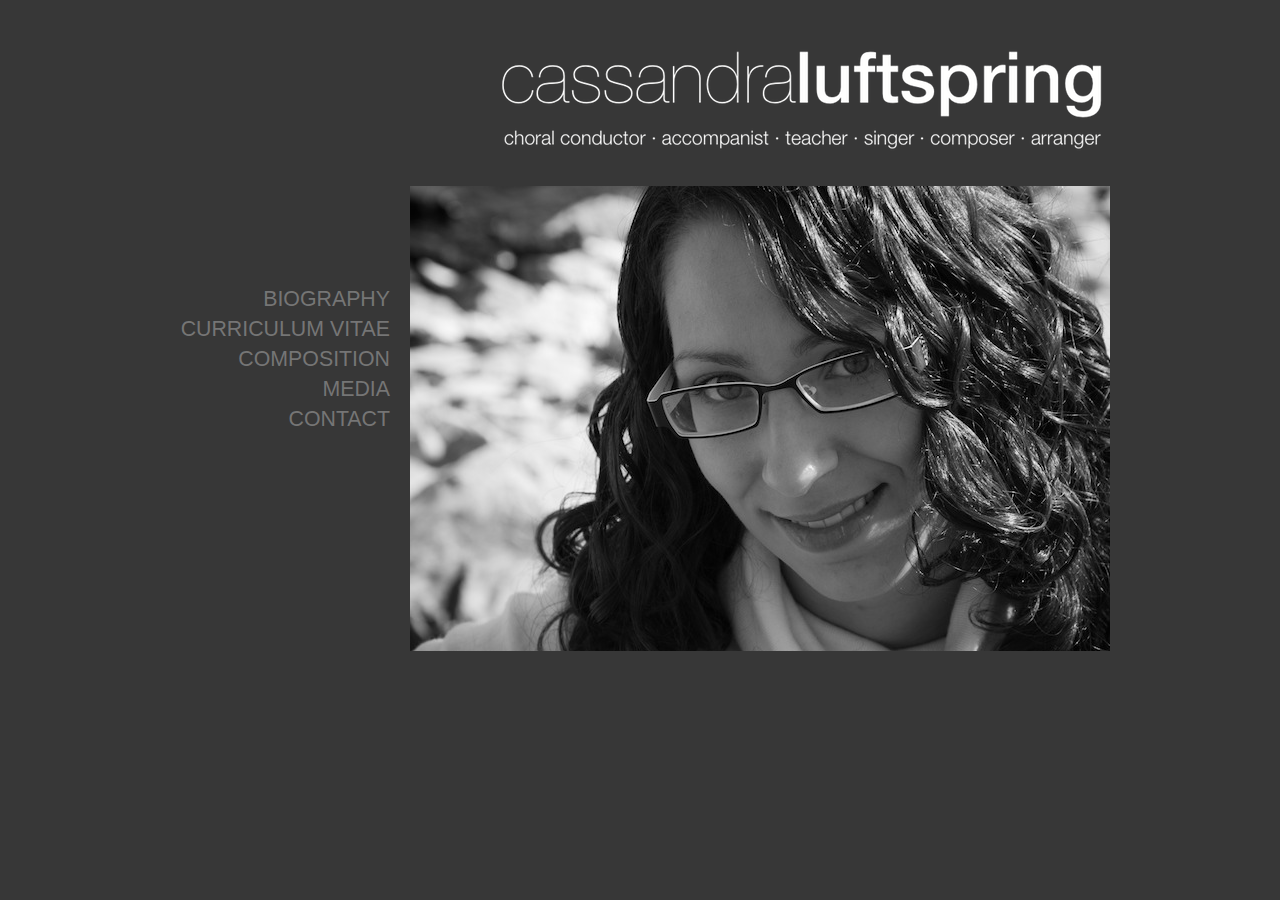
<file: index.html>
<?xml version="1.0" encoding="utf-8" ?>
<!DOCTYPE html PUBLIC "-//W3C//DTD XHTML 1.1//EN" "http://www.w3.org/TR/xhtml11/DTD/xhtml11.dtd">
<html xmlns="http://www.w3.org/1999/xhtml" xml:lang="en">
    <head>
        <title>Cassandra Luftspring - Home</title>
        <link href="/static/css/style.css" rel="stylesheet" type="text/css"/>
        <link href="/static/css/grid.css" rel="stylesheet" type="text/css"/>
        <script type="text/javascript">

            var _gaq = _gaq || [];
            _gaq.push(['_setAccount', 'UA-23000622-1']);
            _gaq.push(['_trackPageview']);

            (function() {
             var ga = document.createElement('script'); ga.type = 'text/javascript'; ga.async = true;
             ga.src = ('https:' == document.location.protocol ? 'https://ssl' : 'http://www') + '.google-analytics.com/ga.js';
             var s = document.getElementsByTagName('script')[0]; s.parentNode.insertBefore(ga, s);
             })();

         </script>
         </head><body>
         <div class="container_12">
             <a class="prefix_4 grid_8 logo" href="/"><img src="/static/images/logo.png" alt=""/></a>
             <ul id="navigation" class="grid_3">
                 <li><a href="biography.html">BIOGRAPHY</a></li>
                 <li><a href="cv.html">CURRICULUM VITAE</a></li>
                 <li><a href="composition.html">COMPOSITION</a></li>
                 <li><a href="media.html">MEDIA</a></li>
                 <li><a href="contact.html">CONTACT</a></li>
             </ul>
             <img class="grid_9" src="/static/images/cassie-bw-1.jpg" alt=""/>
         </div>
 </body></html>
</file>
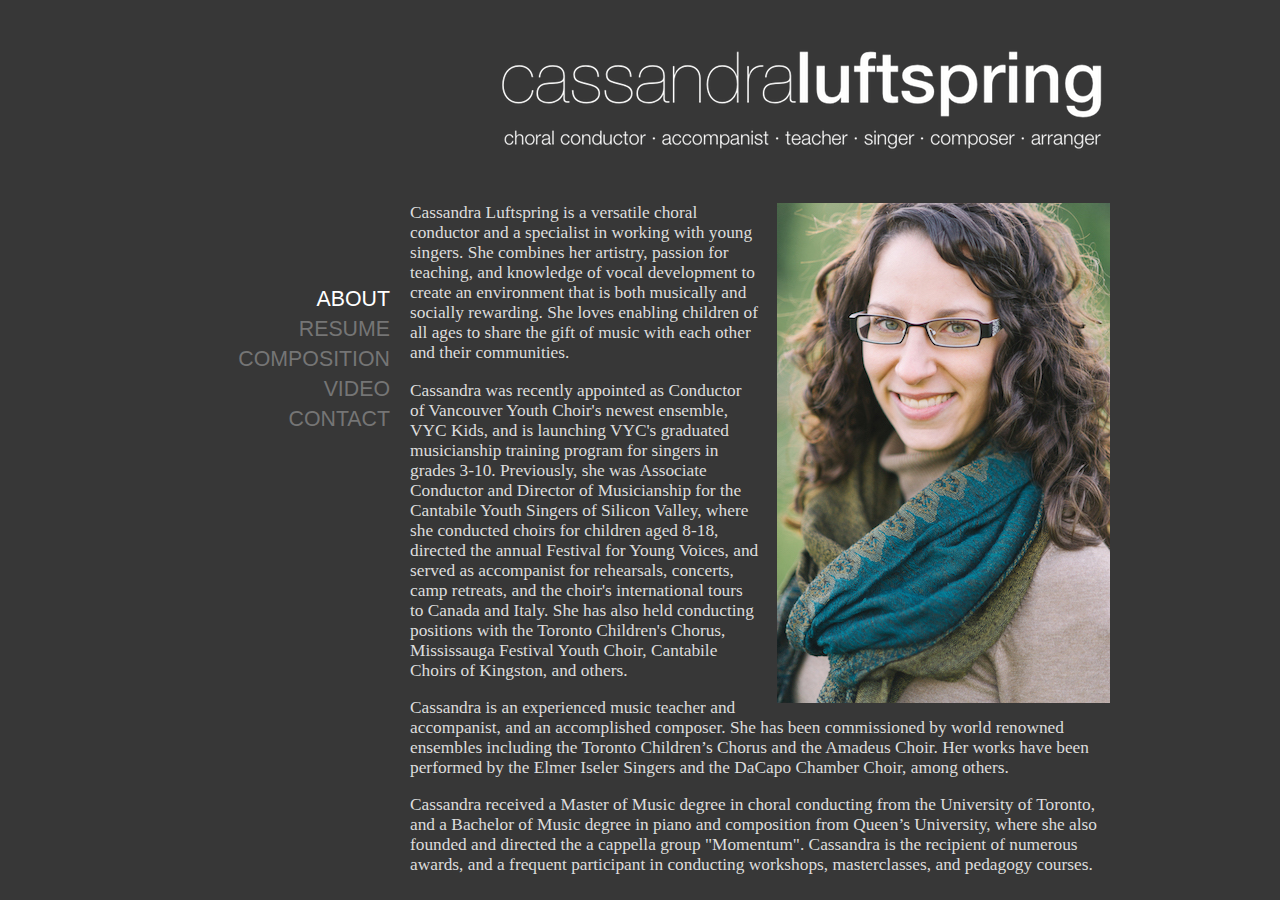
<file: about.html>
<?xml version="1.0" encoding="utf-8" ?>
<!DOCTYPE html PUBLIC "-//W3C//DTD XHTML 1.1//EN" "http://www.w3.org/TR/xhtml11/DTD/xhtml11.dtd">
<html xmlns="http://www.w3.org/1999/xhtml" xml:lang="en">
    <head>
        <title>Cassandra Luftspring - Biography</title>
        <link href="static/css/style.css" rel="stylesheet" type="text/css" />
        <link href="static/css/grid.css" rel="stylesheet" type="text/css" />
        <script type="text/javascript">

            var _gaq = _gaq || [];
            _gaq.push(['_setAccount', 'UA-23000622-1']);
            _gaq.push(['_trackPageview']);

            (function() {
             var ga = document.createElement('script'); ga.type = 'text/javascript'; ga.async = true;
             ga.src = ('https:' == document.location.protocol ? 'https://ssl' : 'http://www') + '.google-analytics.com/ga.js';
             var s = document.getElementsByTagName('script')[0]; s.parentNode.insertBefore(ga, s);
             })();

         </script>
         </head><body>
         <div class="container_12">
             <a class="prefix_4 grid_6 logo" href="/"><img src="static/images/logo.png" alt="" /></a>
             <ul id="navigation" class="grid_3">
                 <li id="selected"><a href="about.html">ABOUT</a></li>
                 <li><a href="resume.html">RESUME</a></li>
                 <li><a href="composition.html">COMPOSITION</a></li>
                 <li><a href="video.html">VIDEO</a></li>
                 <li><a href="contact.html">CONTACT</a></li>
             </ul>
             <div class="about grid_9">
                 <img class="right" src="static/images/cassie-col-1.jpg" alt="" />
                 <p>Cassandra Luftspring is a versatile choral conductor and a specialist in working with young singers. She combines her artistry, passion for teaching, and knowledge of vocal development to create an environment that is both musically and socially rewarding. She loves enabling children of all ages to share the gift of music with each other and their communities.</p>
                 <p></p>
                 <p>Cassandra was recently appointed as Conductor of Vancouver Youth Choir's newest ensemble, VYC Kids, and is launching VYC's graduated musicianship training program for singers in grades 3-10. Previously, she was Associate Conductor and Director of Musicianship for the Cantabile Youth Singers of Silicon Valley, where she conducted choirs for children aged 8-18, directed the annual Festival for Young Voices, and served as accompanist for rehearsals, concerts, camp retreats, and the choir's international tours to Canada and Italy. She has also held conducting positions with the Toronto Children's Chorus, Mississauga Festival Youth Choir, Cantabile Choirs of Kingston, and others.</p>
                 <p></p>
                 <p>Cassandra is an experienced music teacher and accompanist, and an accomplished composer. She has been commissioned by world renowned ensembles including the Toronto Children’s Chorus and the Amadeus Choir. Her works have been performed by the Elmer Iseler Singers and the DaCapo Chamber Choir, among others.</p>
                 <p></p>
                 <p>Cassandra received a Master of Music degree in choral conducting from the University of Toronto, and a Bachelor of Music degree in piano and composition from Queen’s University, where she also founded and directed the a cappella group "Momentum". Cassandra is the recipient of numerous awards, and a frequent participant in conducting workshops, masterclasses, and pedagogy courses.</p>
             </div>
         </div>
 </body></html>
</file>
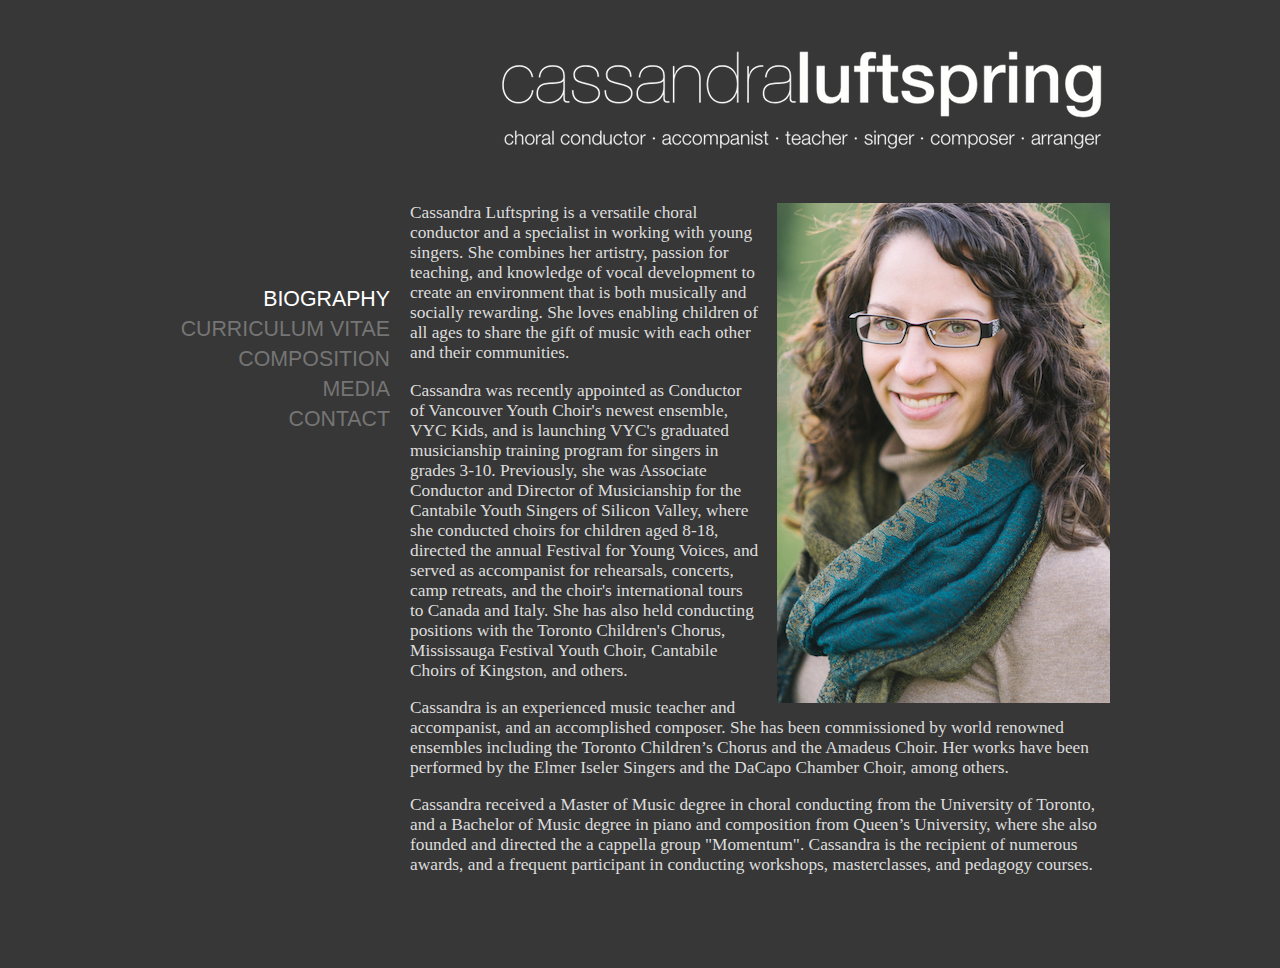
<file: biography.html>
<?xml version="1.0" encoding="utf-8" ?>
<!DOCTYPE html PUBLIC "-//W3C//DTD XHTML 1.1//EN" "http://www.w3.org/TR/xhtml11/DTD/xhtml11.dtd">
<html xmlns="http://www.w3.org/1999/xhtml" xml:lang="en">
    <head>
        <title>Cassandra Luftspring - Biography</title>
        <link href="static/css/style.css" rel="stylesheet" type="text/css" />
        <link href="static/css/grid.css" rel="stylesheet" type="text/css" />
        <script type="text/javascript">

            var _gaq = _gaq || [];
            _gaq.push(['_setAccount', 'UA-23000622-1']);
            _gaq.push(['_trackPageview']);

            (function() {
             var ga = document.createElement('script'); ga.type = 'text/javascript'; ga.async = true;
             ga.src = ('https:' == document.location.protocol ? 'https://ssl' : 'http://www') + '.google-analytics.com/ga.js';
             var s = document.getElementsByTagName('script')[0]; s.parentNode.insertBefore(ga, s);
             })();

         </script>
         </head><body>
         <div class="container_12">
             <a class="prefix_4 grid_6 logo" href="/"><img src="static/images/logo.png" alt="" /></a>
             <ul id="navigation" class="grid_3">
                 <li id="selected"><a href="biography.html">BIOGRAPHY</a></li>
                 <li><a href="cv.html">CURRICULUM VITAE</a></li>
                 <li><a href="composition.html">COMPOSITION</a></li>
                 <li><a href="media.html">MEDIA</a></li>
                 <li><a href="contact.html">CONTACT</a></li>
             </ul>
             <div class="biography grid_9">
                 <img class="right" src="static/images/cassie-col-1.jpg" alt="" />
                 <p>Cassandra Luftspring is a versatile choral conductor and a specialist in working with young singers. She combines her artistry, passion for teaching, and knowledge of vocal development to create an environment that is both musically and socially rewarding. She loves enabling children of all ages to share the gift of music with each other and their communities.</p>
                 <p></p>
                 <p>Cassandra was recently appointed as Conductor of Vancouver Youth Choir's newest ensemble, VYC Kids, and is launching VYC's graduated musicianship training program for singers in grades 3-10. Previously, she was Associate Conductor and Director of Musicianship for the Cantabile Youth Singers of Silicon Valley, where she conducted choirs for children aged 8-18, directed the annual Festival for Young Voices, and served as accompanist for rehearsals, concerts, camp retreats, and the choir's international tours to Canada and Italy. She has also held conducting positions with the Toronto Children's Chorus, Mississauga Festival Youth Choir, Cantabile Choirs of Kingston, and others.</p>
                 <p></p>
                 <p>Cassandra is an experienced music teacher and accompanist, and an accomplished composer. She has been commissioned by world renowned ensembles including the Toronto Children’s Chorus and the Amadeus Choir. Her works have been performed by the Elmer Iseler Singers and the DaCapo Chamber Choir, among others.</p>
                 <p></p>
                 <p>Cassandra received a Master of Music degree in choral conducting from the University of Toronto, and a Bachelor of Music degree in piano and composition from Queen’s University, where she also founded and directed the a cappella group "Momentum". Cassandra is the recipient of numerous awards, and a frequent participant in conducting workshops, masterclasses, and pedagogy courses.</p>
             </div>
         </div>
 </body></html>
</file>
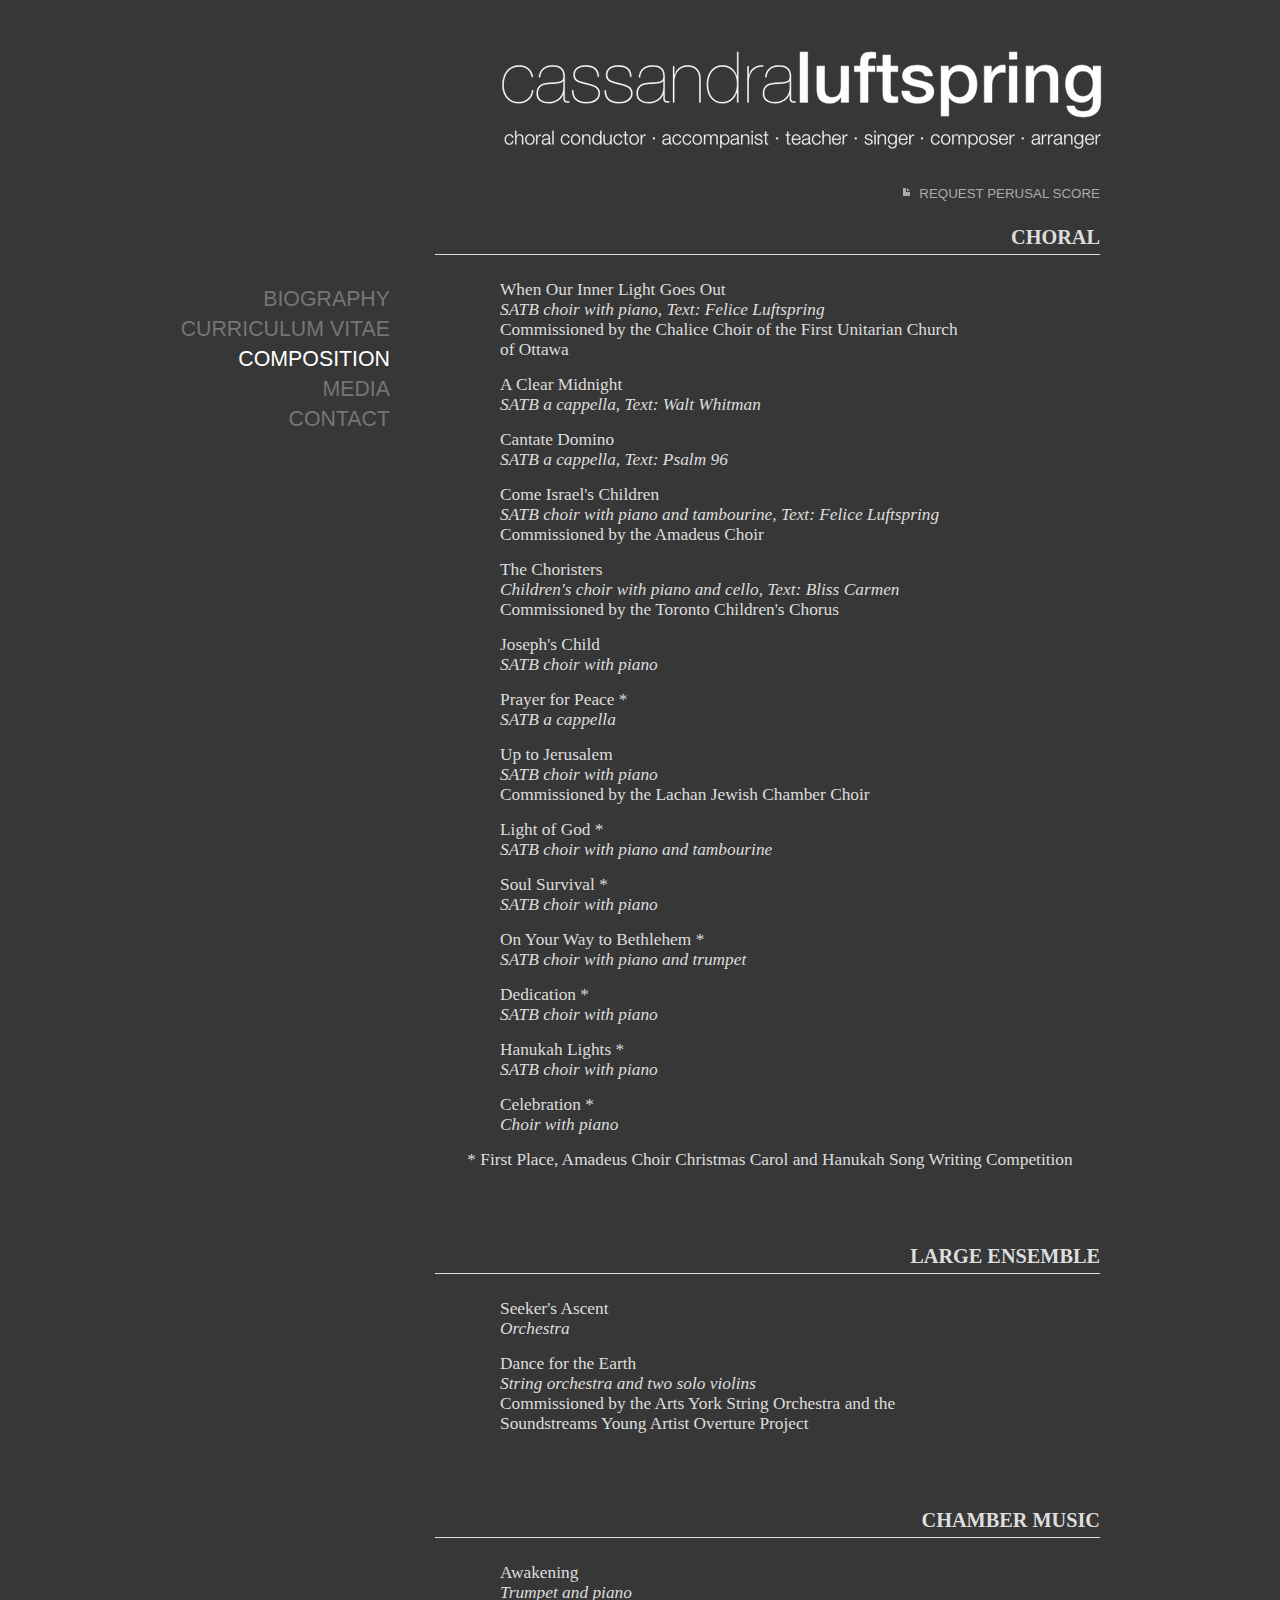
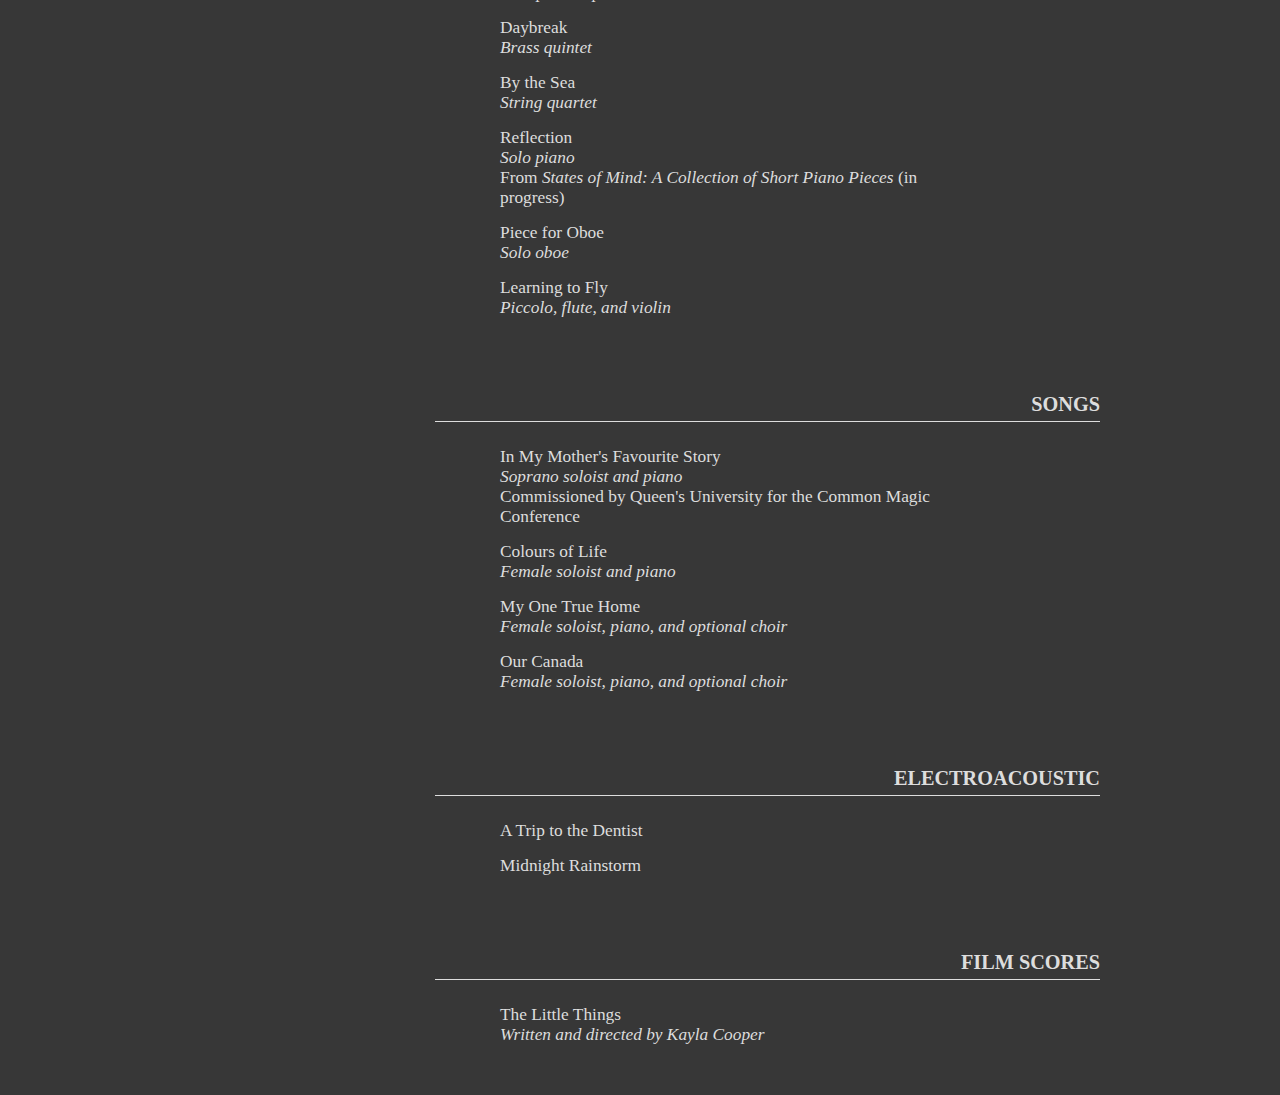
<file: composition.html>
<?xml version="1.0" encoding="utf-8" ?>
<!DOCTYPE html PUBLIC "-//W3C//DTD XHTML 1.1//EN" "http://www.w3.org/TR/xhtml11/DTD/xhtml11.dtd">
<html xmlns="http://www.w3.org/1999/xhtml" xml:lang="en">
    <head>
        <title>Cassandra Luftspring - Composition</title>
        <link href="static/css/style.css" rel="stylesheet" type="text/css" />
        <link href="static/css/grid.css" rel="stylesheet" type="text/css" />
        <script type="text/javascript">

            var _gaq = _gaq || [];
            _gaq.push(['_setAccount', 'UA-23000622-1']);
            _gaq.push(['_trackPageview']);

            (function() {
             var ga = document.createElement('script'); ga.type = 'text/javascript'; ga.async = true;
             ga.src = ('https:' == document.location.protocol ? 'https://ssl' : 'http://www') + '.google-analytics.com/ga.js';
             var s = document.getElementsByTagName('script')[0]; s.parentNode.insertBefore(ga, s);
             })();

         </script>
         </head><body>
         <div class="container_12">
             <a class="prefix_4 grid_6 logo" href="/"><img src="static/images/logo.png" alt="" /></a>
             <ul id="navigation" class="grid_3">
                 <li><a href="biography.html">BIOGRAPHY</a></li>
                 <li><a href="cv.html">CURRICULUM VITAE</a></li>
                 <li id="selected"><a href="composition.html">COMPOSITION</a></li>
                 <li><a href="media.html">MEDIA</a></li>
                 <li><a href="contact.html">CONTACT</a></li>
             </ul>
             <div id="composition" class="grid_9">
               <div id="pdf-link">
                 <a href="mailto:cassieluftspring@gmail.com?Subject=Perusal%20score%20request" target="_blank">
                   <svg class="icon">
                       <use xlink:href="static/icons/open-iconic.svg#file" class="icon-file"></use>
                   </svg>REQUEST PERUSAL SCORE</a>
               </div>
                 <div class="section">
                     <h3>CHORAL</h3>
                     <div class="prefix_1 grid_6 omega info">
                         When Our Inner Light Goes Out<br />
                         <i>SATB choir with piano, Text: Felice Luftspring</i><br />
                         Commissioned by the Chalice Choir of the First Unitarian Church of Ottawa
                     </div>
                     <div class="prefix_1 grid_6 omega info">
                         A Clear Midnight<br />
                         <i>SATB a cappella, Text: Walt Whitman</i>
                     </div>
                     <div class="prefix_1 grid_6 omega info">
                         Cantate Domino<br />
                         <i>SATB a cappella, Text: Psalm 96</i>
                     </div>
                     <div class="prefix_1 grid_6 omega info">
                         Come Israel's Children<br />
                         <i>SATB choir with piano and tambourine, Text: Felice Luftspring</i><br />
                         Commissioned by the Amadeus Choir
                     </div>
                     <div class="prefix_1 grid_6 omega info">
                         The Choristers<br />
                         <i>Children's choir with piano and cello, Text: Bliss Carmen</i><br />
                         Commissioned by the Toronto Children's Chorus
                     </div>
                     <div class="prefix_1 grid_6 omega info">
                         Joseph's Child<br />
                         <i>SATB choir with piano</i>
                     </div>
                     <div class="prefix_1 grid_6 omega info">
                         Prayer for Peace *<br />
                         <i>SATB a cappella</i>
                     </div>
                     <div class="prefix_1 grid_6 omega info">
                         Up to Jerusalem<br />
                         <i>SATB choir with piano</i><br />
                         Commissioned by the Lachan Jewish Chamber Choir
                     </div>
                     <div class="prefix_1 grid_6 omega info">
                         Light of God *<br />
                         <i>SATB choir with piano and tambourine</i>
                     </div>
                     <div class="prefix_1 grid_6 omega info">
                         Soul Survival *<br />
                         <i>SATB choir with piano</i>
                     </div>
                     <div class="prefix_1 grid_6 omega info">
                         On Your Way to Bethlehem *<br />
                         <i>SATB choir with piano and trumpet</i>
                     </div>
                     <div class="prefix_1 grid_6 omega info">
                         Dedication *<br />
                         <i>SATB choir with piano</i>
                     </div>
                     <div class="prefix_1 grid_6 omega info">
                         Hanukah Lights *<br />
                         <i>SATB choir with piano</i>
                     </div>
                     <div class="prefix_1 grid_6 omega info">
                         Celebration *<br />
                         <i>Choir with piano</i>
                     </div>
                     <div class="grid_9 center info">
                         * First Place, Amadeus Choir Christmas Carol and Hanukah Song Writing Competition
                     </div>
                     <div class="clear"></div>
                 </div>
                 <div class="section">
                     <h3>LARGE ENSEMBLE</h3>
                     <div class="prefix_1 grid_6 omega info">
                         Seeker's Ascent<br />
                         <i>Orchestra</i>
                     </div>
                     <div class="prefix_1 grid_6 omega info">
                         Dance for the Earth<br />
                         <i>String orchestra and two solo violins</i><br />
                         Commissioned by the Arts York String Orchestra and the Soundstreams Young Artist Overture Project
                     </div>
                     <div class="clear"></div>
                 </div>
                 <div class="section">
                     <h3>CHAMBER MUSIC</h3>
                     <div class="prefix_1 grid_6 omega info">
                         Awakening<br />
                         <i>Trumpet and piano</i>
                     </div>
                     <div class="prefix_1 grid_6 omega info">
                         Daybreak<br />
                         <i>Brass quintet</i>
                     </div>
                     <div class="prefix_1 grid_6 omega info">
                         By the Sea<br />
                         <i>String quartet</i>
                     </div>
                     <div class="prefix_1 grid_6 omega info">
                         Reflection<br />
                         <i>Solo piano</i><br />
                         From <i>States of Mind: A Collection of Short Piano Pieces</i> (in progress)
                     </div>
                     <div class="prefix_1 grid_6 omega info">
                         Piece for Oboe<br />
                         <i>Solo oboe</i>
                     </div>
                     <div class="prefix_1 grid_6 omega info">
                         Learning to Fly<br />
                         <i>Piccolo, flute, and violin</i>
                     </div>
                     <div class="clear"></div>
                 </div>
                 <div class="section">
                     <h3>SONGS</h3>
                     <div class="prefix_1 grid_6 omega info">
                         In My Mother's Favourite Story<br />
                         <i>Soprano soloist and piano</i><br />
                         Commissioned by Queen's University for the Common Magic Conference
                     </div>
                     <div class="prefix_1 grid_6 omega info">
                         Colours of Life<br />
                         <i>Female soloist and piano</i>
                     </div>
                     <div class="prefix_1 grid_6 omega info">
                         My One True Home<br />
                         <i>Female soloist, piano, and optional choir</i>
                     </div>
                     <div class="prefix_1 grid_6 omega info">
                         Our Canada<br />
                         <i>Female soloist, piano, and optional choir</i>
                     </div>
                     <div class="clear"></div>
                 </div>
                 <div class="section">
                     <h3>ELECTROACOUSTIC</h3>
                     <div class="prefix_1 grid_6 omega info">
                         A Trip to the Dentist
                     </div>
                     <div class="prefix_1 grid_6 omega info">
                         Midnight Rainstorm
                     </div>
                     <div class="clear"></div>
                 </div>
                 <div class="section">
                     <h3>FILM SCORES</h3>
                     <div class="prefix_1 grid_6 omega info">
                         The Little Things<br />
                         <i>Written and directed by Kayla Cooper</i>
                     </div>
                     <div class="clear"></div>
                 </div>
             </div>
         </div>
 </body></html>
</file>
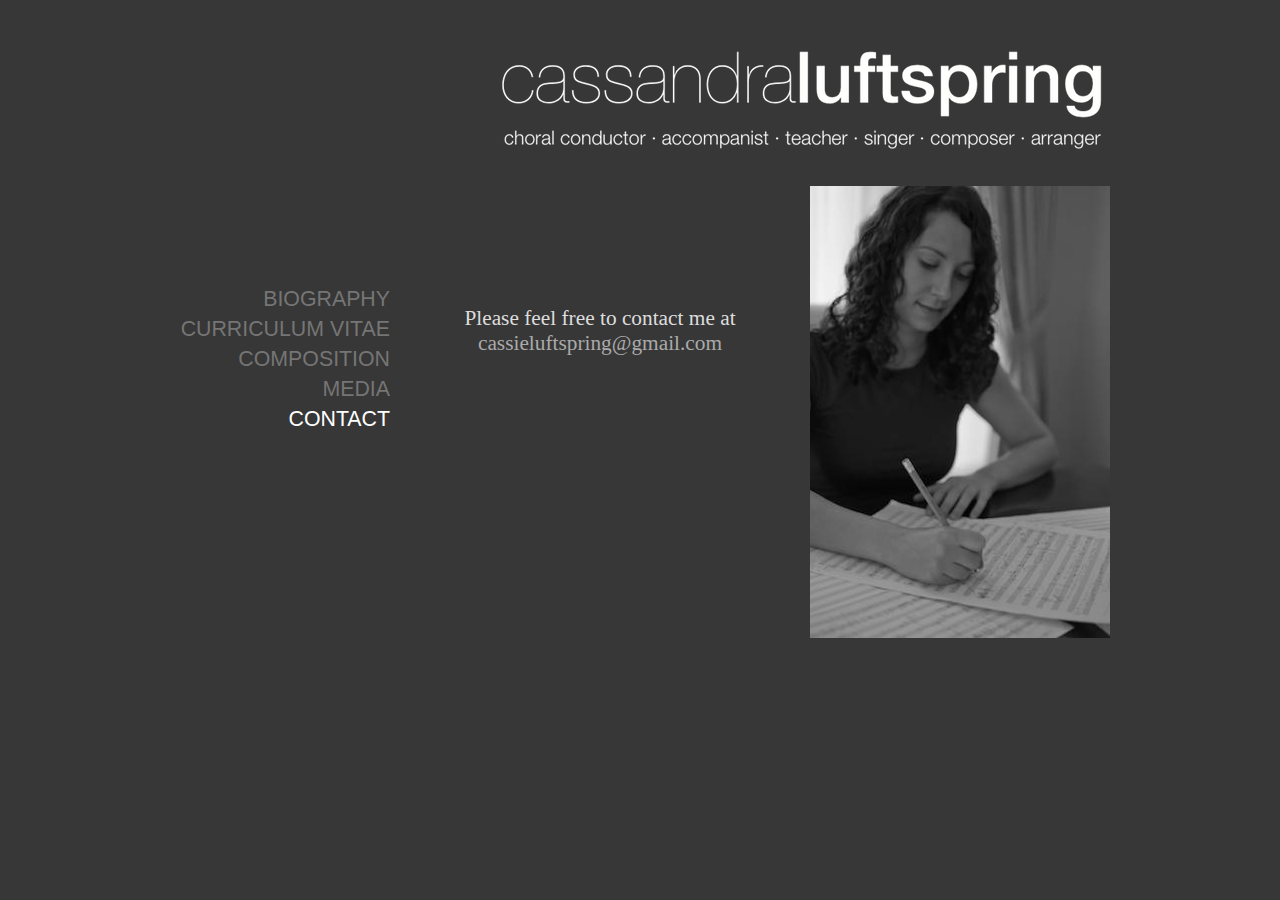
<file: contact.html>
<?xml version="1.0" encoding="utf-8" ?>
<!DOCTYPE html PUBLIC "-//W3C//DTD XHTML 1.1//EN" "http://www.w3.org/TR/xhtml11/DTD/xhtml11.dtd">
<html xmlns="http://www.w3.org/1999/xhtml" xml:lang="en">
    <head>
        <title>Cassandra Luftspring - Contact</title>
        <link href="static/css/style.css" rel="stylesheet" type="text/css" />
        <link href="static/css/grid.css" rel="stylesheet" type="text/css" />
        <script type="text/javascript">

            var _gaq = _gaq || [];
            _gaq.push(['_setAccount', 'UA-23000622-1']);
            _gaq.push(['_trackPageview']);

            (function() {
             var ga = document.createElement('script'); ga.type = 'text/javascript'; ga.async = true;
             ga.src = ('https:' == document.location.protocol ? 'https://ssl' : 'http://www') + '.google-analytics.com/ga.js';
             var s = document.getElementsByTagName('script')[0]; s.parentNode.insertBefore(ga, s);
             })();

         </script>
         </head><body>
         <div class="container_12">
             <a class="prefix_4 grid_6 logo" href="/"><img src="/static/images/logo.png" alt="" /></a>
             <ul id="navigation" class="grid_3">
                 <li><a href="biography.html">BIOGRAPHY</a></li>
                 <li><a href="cv.html">CURRICULUM VITAE</a></li>
                 <li><a href="composition.html">COMPOSITION</a></li>
                 <li><a href="media.html">MEDIA</a></li>
                 <li id="selected"><a href="contact.html">CONTACT</a></li>
             </ul>
             <div class="grid_9">
                 <div class="contact grid_5 alpha">
                     Please feel free to contact me at <a href="mailto:cassieluftspring@gmail.com">cassieluftspring@gmail.com</a>
                 </div>
                 <img class="grid_4 omega" src="/static/images/writing-2.jpg" alt="" />
             </div>
         </div>
 </body></html>
</file>
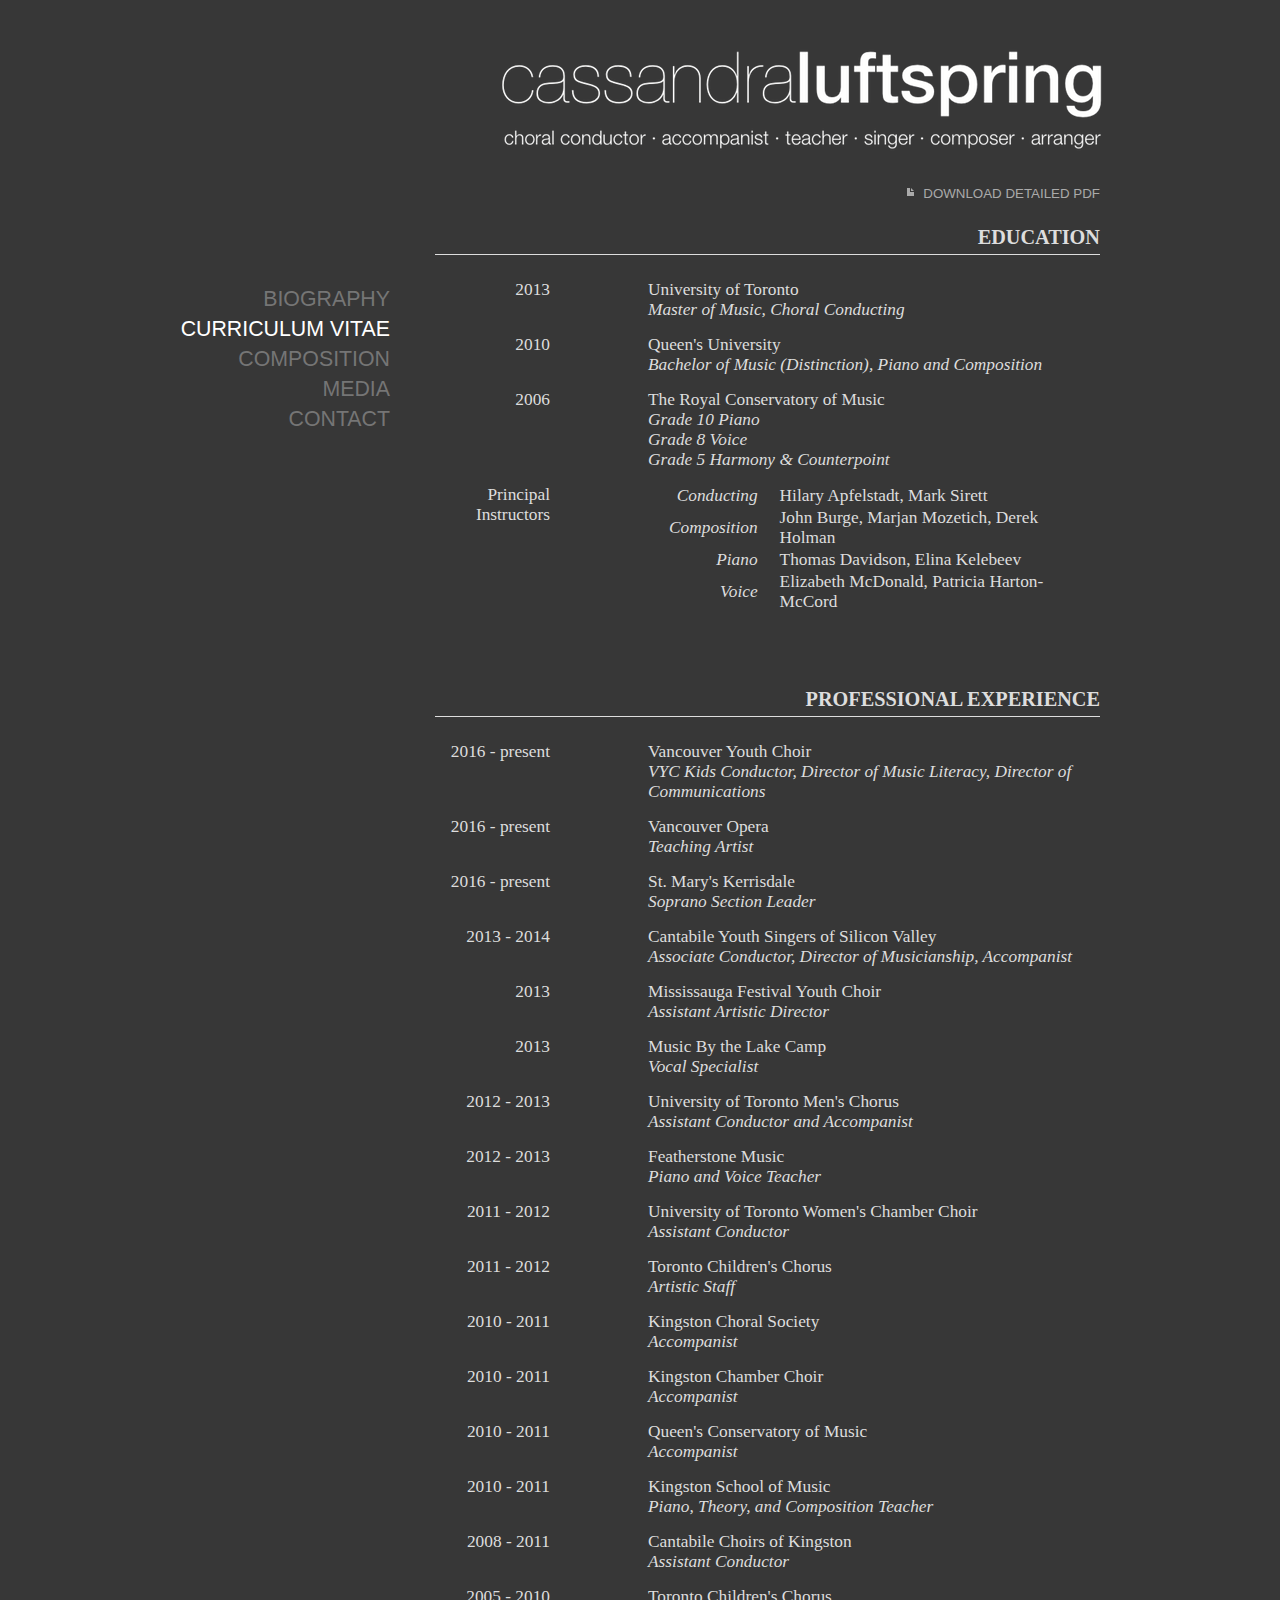
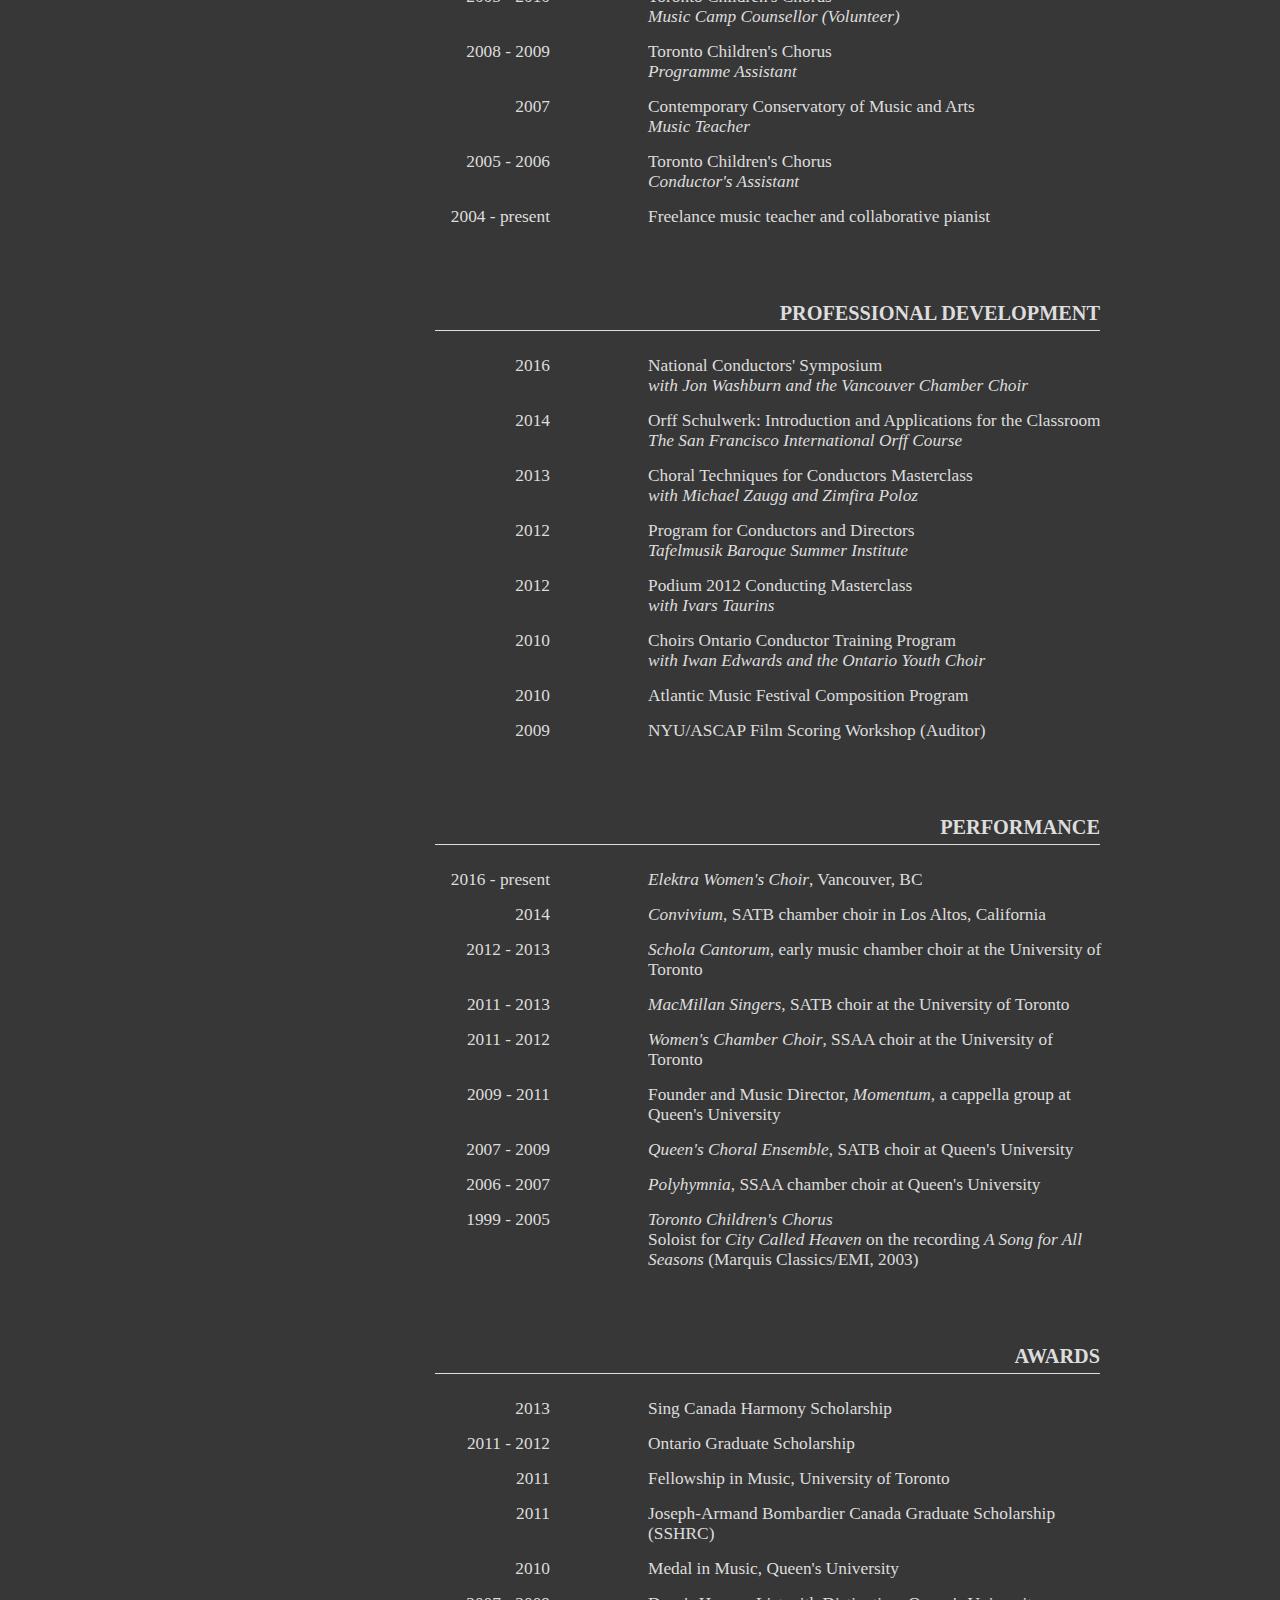
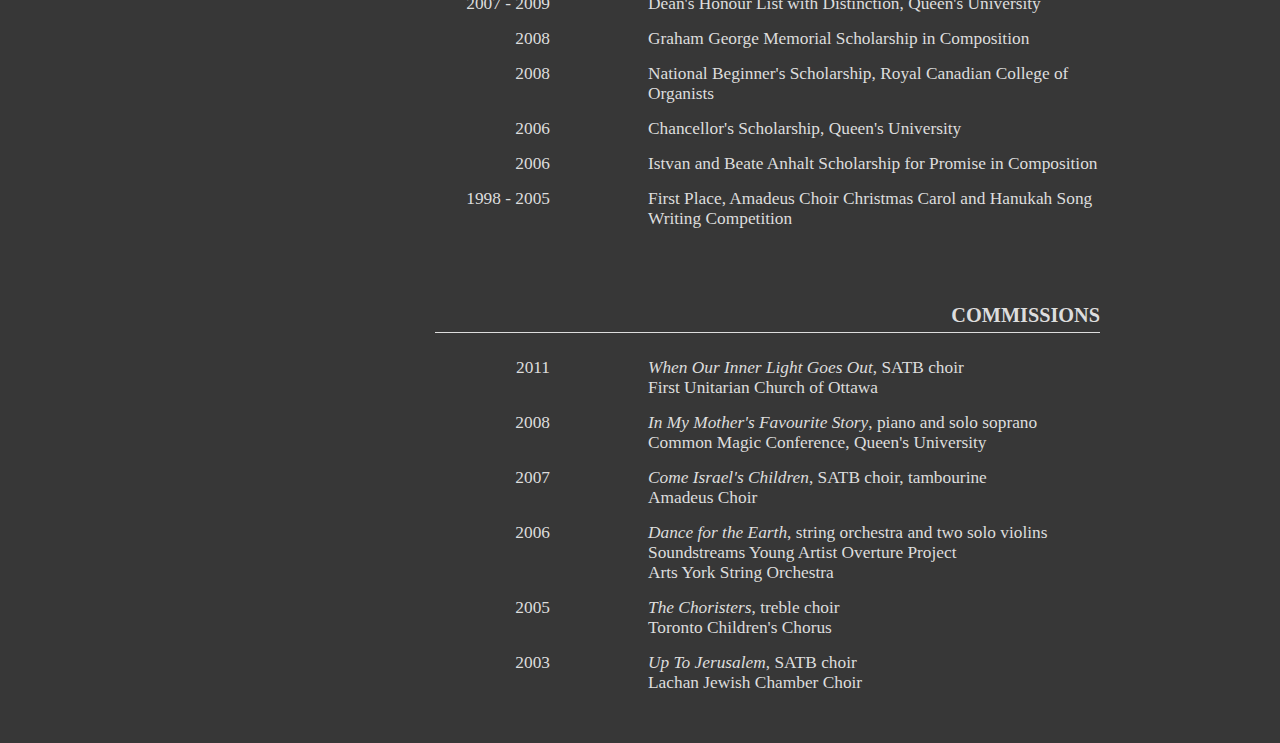
<file: cv.html>
<?xml version="1.0" encoding="utf-8" ?>
<!DOCTYPE html PUBLIC "-//W3C//DTD XHTML 1.1//EN" "http://www.w3.org/TR/xhtml11/DTD/xhtml11.dtd">
<html xmlns="http://www.w3.org/1999/xhtml" xml:lang="en">
    <head>
        <title>Cassandra Luftspring - CV</title>
        <link href="static/css/grid.css" rel="stylesheet" type="text/css" />
        <link href="static/css/style.css" rel="stylesheet" type="text/css" />
        <script type="text/javascript">

            var _gaq = _gaq || [];
            _gaq.push(['_setAccount', 'UA-23000622-1']);
            _gaq.push(['_trackPageview']);

            (function() {
             var ga = document.createElement('script'); ga.type = 'text/javascript'; ga.async = true;
             ga.src = ('https:' == document.location.protocol ? 'https://ssl' : 'http://www') + '.google-analytics.com/ga.js';
             var s = document.getElementsByTagName('script')[0]; s.parentNode.insertBefore(ga, s);
             })();

         </script>
         </head><body>
         <div class="container_12">
             <a class="prefix_4 grid_6 logo" href="/"><img src="static/images/logo.png" alt="" /></a>
             <ul id="navigation" class="grid_3">
                 <li><a href="biography.html">BIOGRAPHY</a></li>
                 <li id="selected"><a href="cv.html">CURRICULUM VITAE</a></li>
                 <li><a href="composition.html">COMPOSITION</a></li>
                 <li><a href="media.html">MEDIA</a></li>
                 <li><a href="contact.html">CONTACT</a></li>
             </ul>
             <div id="resume" class="grid_9">
               <div id="pdf-link">
                 <a href="static/cassandra-luftspring-cv.pdf" target="_blank">
                   <svg class="icon">
                       <use xlink:href="static/icons/open-iconic.svg#file" class="icon-file"></use>
                   </svg>DOWNLOAD DETAILED PDF</a>
               </div>
                 <div class="section">
                     <h3>EDUCATION</h3>
                     <div class="grid_2 alpha date">
                         2013
                     </div>
                     <div class="prefix_1 grid_6 omega info">
                         University of Toronto<br />
                         <i>Master of Music, Choral Conducting</i>
                     </div>
                     <div class="grid_2 alpha date">
                         2010
                     </div>
                     <div class="prefix_1 grid_6 omega info">
                         Queen's University<br />
                         <i>Bachelor of Music (Distinction), Piano and Composition</i>
                     </div>
                     <div class="grid_2 alpha date">
                         2006
                     </div>
                     <div class="prefix_1 grid_6 omega info">
                         The Royal Conservatory of Music<br />
                         <em>Grade 10 Piano</em><br />
                         <em>Grade 8 Voice</em><br />
                         <em>Grade 5 Harmony &amp; Counterpoint</em><br />
                     </div>
                     <div class="grid_2 alpha date">
                         Principal<br />Instructors
                     </div>
                     <div class="prefix_1 grid_6 omega info">
                         <table class="instructors">
                             <tr>
                                 <th>Conducting</th><td>Hilary Apfelstadt, Mark Sirett</td>
                             </tr>
                             <tr>
                                 <th>Composition</th><td>John Burge, Marjan Mozetich, Derek Holman</td>
                             </tr>
                             <tr>
                                 <th>Piano</th><td>Thomas Davidson, Elina Kelebeev</td>
                             </tr>
                             <tr>
                                 <th>Voice</th><td>Elizabeth McDonald, Patricia Harton-McCord</td>
                             </tr>
                         </table>
                     </div>
                     <div class="clear"></div>
                 </div>
                 <div class="section">
                     <h3>PROFESSIONAL EXPERIENCE</h3>
                     <div class="grid_2 alpha date">
                         2016 - present
                     </div>
                     <div class="prefix_1 grid_6 omega info">
                         Vancouver Youth Choir<br />
                         <i>VYC Kids Conductor, Director of Music Literacy, Director of Communications</i>
                     </div>
                     <div class="grid_2 alpha date">
                         2016 - present
                     </div>
                     <div class="prefix_1 grid_6 omega info">
                         Vancouver Opera<br />
                         <i>Teaching Artist</i>
                     </div>
                     <div class="grid_2 alpha date">
                         2016 - present
                     </div>
                     <div class="prefix_1 grid_6 omega info">
                         St. Mary's Kerrisdale<br />
                         <i>Soprano Section Leader</i>
                     </div>
                     <div class="grid_2 alpha date">
                         2013 - 2014
                     </div>
                     <div class="prefix_1 grid_6 omega info">
                         Cantabile Youth Singers of Silicon Valley<br />
                         <i>Associate Conductor, Director of Musicianship, Accompanist</i>
                     </div>
                     <div class="grid_2 alpha date">
                         2013
                     </div>
                     <div class="prefix_1 grid_6 omega info">
                         Mississauga Festival Youth Choir<br />
                         <i>Assistant Artistic Director</i>
                     </div>
                     <div class="grid_2 alpha date">
                         2013
                     </div>
                     <div class="prefix_1 grid_6 omega info">
                         Music By the Lake Camp<br />
                         <i>Vocal Specialist</i>
                     </div>
                     <div class="grid_2 alpha date">
                         2012 - 2013
                     </div>
                     <div class="prefix_1 grid_6 omega info">
                         University of Toronto Men's Chorus<br />
                         <i>Assistant Conductor and Accompanist</i>
                     </div>
                     <div class="grid_2 alpha date">
                         2012 - 2013
                     </div>
                     <div class="prefix_1 grid_6 omega info">
                         Featherstone Music<br />
                         <i>Piano and Voice Teacher</i>
                     </div>
                     <div class="grid_2 alpha date">
                         2011 - 2012
                     </div>
                     <div class="prefix_1 grid_6 omega info">
                         University of Toronto Women's Chamber Choir<br />
                         <i>Assistant Conductor</i>
                     </div>
                     <div class="grid_2 alpha date">
                         2011 - 2012
                     </div>
                     <div class="prefix_1 grid_6 omega info">
                         Toronto Children's Chorus<br />
                         <i>Artistic Staff</i>
                     </div>
                     <div class="grid_2 alpha date">
                         2010 - 2011
                     </div>
                     <div class="prefix_1 grid_6 omega info">
                         Kingston Choral Society<br />
                         <i>Accompanist</i>
                     </div>
                     <div class="grid_2 alpha date">
                         2010 - 2011
                     </div>
                     <div class="prefix_1 grid_6 omega info">
                         Kingston Chamber Choir<br />
                         <i>Accompanist</i>
                     </div>
                     <div class="grid_2 alpha date">
                         2010 - 2011
                     </div>
                     <div class="prefix_1 grid_6 omega info">
                         Queen's Conservatory of Music<br />
                         <i>Accompanist</i>
                     </div>
                     <div class="grid_2 alpha date">
                         2010 - 2011
                     </div>
                     <div class="prefix_1 grid_6 omega info">
                         Kingston School of Music<br />
                         <i>Piano, Theory, and Composition Teacher</i>
                     </div>
                     <div class="grid_2 alpha date">
                         2008 - 2011
                     </div>
                     <div class="prefix_1 grid_6 omega info">
                         Cantabile Choirs of Kingston<br />
                         <i>Assistant Conductor</i>
                     </div>
                     <div class="grid_2 alpha date">
                         2005 - 2010
                     </div>
                     <div class="prefix_1 grid_6 omega info">
                         Toronto Children's Chorus<br />
                         <i>Music Camp Counsellor (Volunteer)</i>
                     </div>
                     <div class="grid_2 alpha date">
                         2008 - 2009
                     </div>
                     <div class="prefix_1 grid_6 omega info">
                         Toronto Children's Chorus<br />
                         <i>Programme Assistant</i>
                     </div>
                     <div class="grid_2 alpha date">
                         2007
                     </div>
                     <div class="prefix_1 grid_6 omega info">
                         Contemporary Conservatory of Music and Arts<br />
                         <i>Music Teacher</i>
                     </div>
                     <div class="grid_2 alpha date">
                         2005 - 2006
                     </div>
                     <div class="prefix_1 grid_6 omega info">
                         Toronto Children's Chorus<br />
                         <i>Conductor's Assistant</i>
                     </div>
                     <div class="grid_2 alpha date">
                         2004 - present
                     </div>
                     <div class="prefix_1 grid_6 omega info">
                         Freelance music teacher and collaborative pianist
                     </div>
                     <div class="clear"></div>
                 </div>
                 <div class="section">
                     <h3>PROFESSIONAL DEVELOPMENT</h3>
                     <div class="grid_2 alpha date">
                         2016
                     </div>
                     <div class="prefix_1 grid_6 omega info">
                         National Conductors' Symposium<br />
                         <i>with Jon Washburn and the Vancouver Chamber Choir</i>
                     </div>
                     <div class="grid_2 alpha date">
                         2014
                     </div>
                     <div class="prefix_1 grid_6 omega info">
                         Orff Schulwerk: Introduction and Applications for the Classroom<br />
                         <i>The San Francisco International Orff Course</i>
                     </div>
                     <div class="grid_2 alpha date">
                         2013
                     </div>
                     <div class="prefix_1 grid_6 omega info">
                         Choral Techniques for Conductors Masterclass<br />
                         <i>with Michael Zaugg and Zimfira Poloz</i>
                     </div>
                     <div class="grid_2 alpha date">
                         2012
                     </div>
                     <div class="prefix_1 grid_6 omega info">
                         Program for Conductors and Directors<br />
                         <i>Tafelmusik Baroque Summer Institute</i>
                     </div>
                     <div class="grid_2 alpha date">
                         2012
                     </div>
                     <div class="prefix_1 grid_6 omega info">
                         Podium 2012 Conducting Masterclass<br />
                         <i>with Ivars Taurins</i>
                     </div>
                     <div class="grid_2 alpha date">
                         2010
                     </div>
                     <div class="prefix_1 grid_6 omega info">
                         Choirs Ontario Conductor Training Program<br />
                         <i>with Iwan Edwards and the Ontario Youth Choir</i>
                     </div>
                     <div class="grid_2 alpha date">
                         2010
                     </div>
                     <div class="prefix_1 grid_6 omega info">
                         Atlantic Music Festival Composition Program<br />
                     </div>
                     <div class="grid_2 alpha date">
                         2009
                     </div>
                     <div class="prefix_1 grid_6 omega info">
                         NYU/ASCAP Film Scoring Workshop (Auditor)<br />
                     </div>
                     <div class="clear"></div>
                 </div>
                 <div class="section">
                     <h3>PERFORMANCE</h3>
                     <div class="grid_2 alpha date">
                         2016 - present
                     </div>
                     <div class="prefix_1 grid_6 omega info">
                         <em>Elektra Women's Choir</em>, Vancouver, BC
                     </div>
                     <div class="grid_2 alpha date">
                         2014
                     </div>
                     <div class="prefix_1 grid_6 omega info">
                         <em>Convivium</em>, SATB chamber choir in Los Altos, California
                     </div>
                     <div class="grid_2 alpha date">
                         2012 - 2013
                     </div>
                     <div class="prefix_1 grid_6 omega info">
                         <em>Schola Cantorum</em>, early music chamber choir at the University of Toronto
                     </div>
                     <div class="grid_2 alpha date">
                         2011 - 2013
                     </div>
                     <div class="prefix_1 grid_6 omega info">
                         <em>MacMillan Singers</em>, SATB choir at the University of Toronto
                     </div>
                     <div class="grid_2 alpha date">
                         2011 - 2012
                     </div>
                     <div class="prefix_1 grid_6 omega info">
                         <em>Women's Chamber Choir</em>, SSAA choir at the University of Toronto
                     </div>
                     <div class="grid_2 alpha date">
                         2009 - 2011
                     </div>
                     <div class="prefix_1 grid_6 omega info">
                         Founder and Music Director, <em>Momentum</em>, a cappella group at Queen's University
                     </div>
                     <div class="grid_2 alpha date">
                         2007 - 2009
                     </div>
                     <div class="prefix_1 grid_6 omega info">
                         <em>Queen's Choral Ensemble</em>, SATB choir at Queen's University
                     </div>
                     <div class="grid_2 alpha date">
                         2006 - 2007
                     </div>
                     <div class="prefix_1 grid_6 omega info">
                         <em>Polyhymnia</em>, SSAA chamber choir at Queen's University
                     </div>
                     <div class="grid_2 alpha date">
                         1999 - 2005
                     </div>
                     <div class="prefix_1 grid_6 omega info">
                       <em>Toronto Children's Chorus</em><br />
                         Soloist for <em>City Called Heaven</em> on the recording <em>A Song for All Seasons</em> (Marquis Classics/EMI, 2003)
                     </div>
                     <div class="clear"></div>
                 </div>
                 <div class="section">
                     <h3>AWARDS</h3>
                     <div class="grid_2 alpha date">
                         2013
                     </div>
                     <div class="prefix_1 grid_6 omega info">
                         Sing Canada Harmony Scholarship
                     </div>
                     <div class="grid_2 alpha date">
                         2011 - 2012
                     </div>
                     <div class="prefix_1 grid_6 omega info">
                         Ontario Graduate Scholarship
                     </div>
                     <div class="grid_2 alpha date">
                         2011
                     </div>
                     <div class="prefix_1 grid_6 omega info">
                         Fellowship in Music, University of Toronto
                     </div>
                     <div class="grid_2 alpha date">
                         2011
                     </div>
                     <div class="prefix_1 grid_6 omega info">
                         Joseph-Armand Bombardier Canada Graduate Scholarship (SSHRC)
                     </div>
                     <div class="grid_2 alpha date">
                         2010
                     </div>
                     <div class="prefix_1 grid_6 omega info">
                         Medal in Music, Queen's University
                     </div>
                     <div class="grid_2 alpha date">
                         2007 - 2009
                     </div>
                     <div class="prefix_1 grid_6 omega info">
                         Dean's Honour List with Distinction, Queen's University
                     </div>
                     <div class="grid_2 alpha date">
                         2008
                     </div>
                     <div class="prefix_1 grid_6 omega info">
                         Graham George Memorial Scholarship in Composition
                     </div>
                     <div class="grid_2 alpha date">
                         2008
                     </div>
                     <div class="prefix_1 grid_6 omega info">
                         National Beginner's Scholarship, Royal Canadian College of Organists
                     </div>
                     <div class="grid_2 alpha date">
                         2006
                     </div>
                     <div class="prefix_1 grid_6 omega info">
                         Chancellor's Scholarship, Queen's University
                     </div>
                     <div class="grid_2 alpha date">
                         2006
                     </div>
                     <div class="prefix_1 grid_6 omega info">
                         Istvan and Beate Anhalt Scholarship for Promise in Composition
                     </div>
                     <div class="grid_2 alpha date">
                         1998 - 2005
                     </div>
                     <div class="prefix_1 grid_6 omega info">
                         First Place, Amadeus Choir Christmas Carol and Hanukah Song Writing Competition
                     </div>
                     <div class="clear"></div>
                 </div>
                 <div class="section">
                     <h3>COMMISSIONS</h3>
                     <div class="grid_2 alpha date">
                         2011
                     </div>
                     <div class="prefix_1 grid_6 omega info">
                       <i>When Our Inner Light Goes Out</i>, SATB choir<br />
                       First Unitarian Church of Ottawa
                     </div>
                     <div class="grid_2 alpha date">
                         2008
                     </div>
                     <div class="prefix_1 grid_6 omega info">
                       <i>In My Mother's Favourite Story</i>, piano and solo soprano<br />
                         Common Magic Conference, Queen's University
                     </div>
                     <div class="grid_2 alpha date">
                         2007
                     </div>
                     <div class="prefix_1 grid_6 omega info">
                       <em>Come Israel's Children</em>, SATB choir, tambourine<br />
                       Amadeus Choir
                     </div>
                     <div class="grid_2 alpha date">
                         2006
                     </div>
                     <div class="prefix_1 grid_6 omega info">
                       <i>Dance for the Earth</i>, string orchestra and two solo violins<br />
                         Soundstreams Young Artist Overture Project<br />
                         Arts York String Orchestra
                     </div>
                     <div class="grid_2 alpha date">
                         2005
                     </div>
                     <div class="prefix_1 grid_6 omega info">
                       <i>The Choristers</i>, treble choir<br />
                       Toronto Children's Chorus
                     </div>
                     <div class="grid_2 alpha date">
                         2003
                     </div>
                     <div class="prefix_1 grid_6 omega info">
                       <i>Up To Jerusalem</i>, SATB choir<br />
                       Lachan Jewish Chamber Choir
                     </div>
                     <div class="clear"></div>
                 </div>
             </div>
         </div>
 </body></html>
</file>
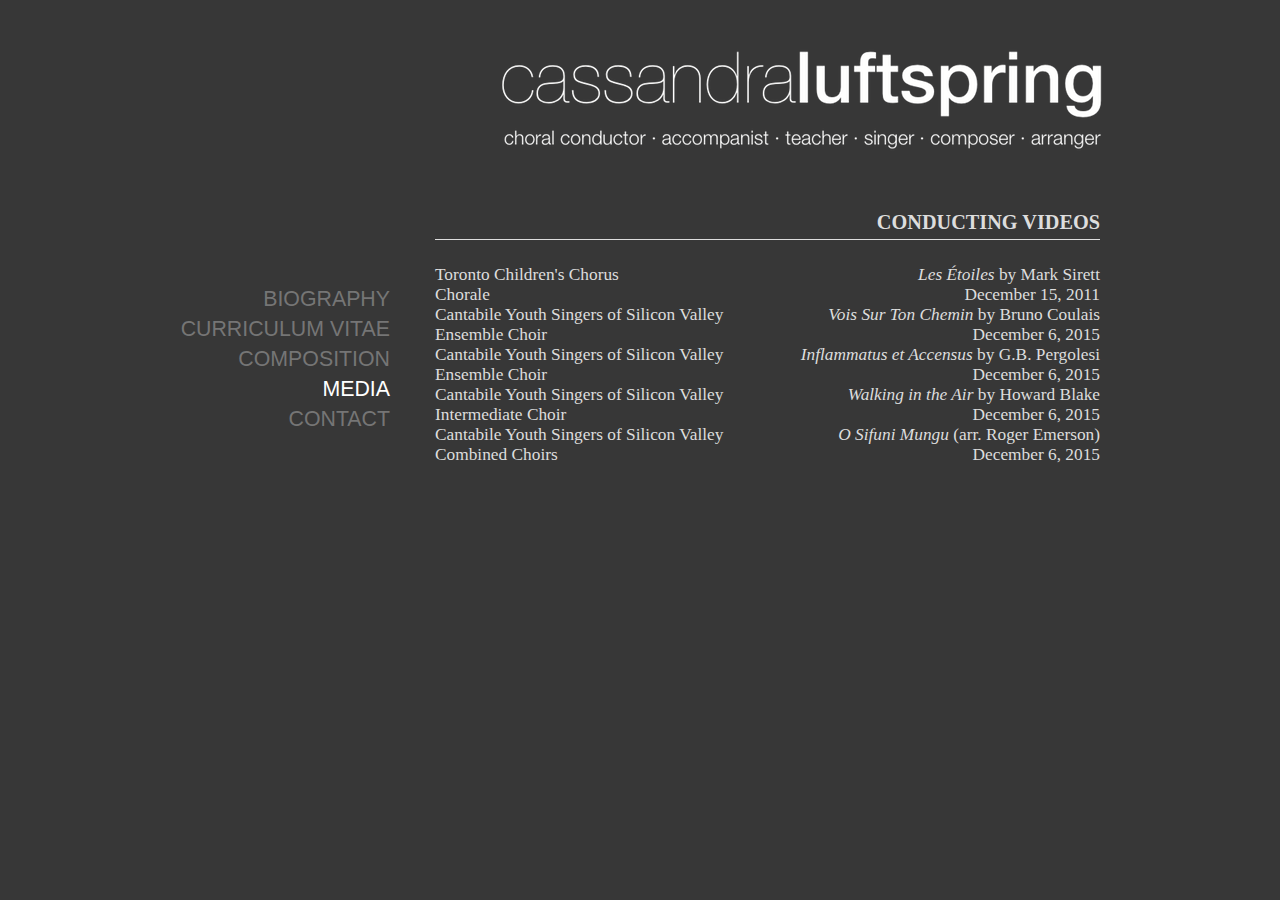
<file: media.html>
<?xml version="1.0" encoding="utf-8" ?>
<!DOCTYPE html PUBLIC "-//W3C//DTD XHTML 1.1//EN" "http://www.w3.org/TR/xhtml11/DTD/xhtml11.dtd">
<html xmlns="http://www.w3.org/1999/xhtml" xml:lang="en">
  <head>
    <title>Cassandra Luftspring - Media</title>
    <link href="static/css/style.css" rel="stylesheet" type="text/css" />
    <link href="static/css/grid.css" rel="stylesheet" type="text/css" />
  </head>
  <body>
    <div class="container_12">
      <a class="prefix_4 grid_6 logo" href="/"><img src="/static/images/logo.png" alt="" /></a>
      <ul id="navigation" class="grid_3">
        <li><a href="biography.html">BIOGRAPHY</a></li>
        <li><a href="cv.html">CURRICULUM VITAE</a></li>
        <li><a href="composition.html">COMPOSITION</a></li>
        <li id="selected"><a href="media.html">MEDIA</a></li>
        <li><a href="contact.html">CONTACT</a></li>
      </ul>
      <div class="grid_9">
        <div class="section">
          <h3>CONDUCTING VIDEOS</h3>
          <div class="video-container">
            <div class="grid_4 alpha video-left">
              Toronto Children's Chorus<br />
              Chorale<br />
            </div>
            <div class="grid_4 omega video-right">
              <em>Les &Eacute;toiles</em> by Mark Sirett<br />
              December 15, 2011
            </div>
            <div class="video-player" id="les-etoiles"></div>
          </div>
          <div class="video-container">
            <div class="grid_4 alpha video-left">
              Cantabile Youth Singers of Silicon Valley<br />
              Ensemble Choir<br />
            </div>
            <div class="grid_4 omega video-right">
              <em>Vois Sur Ton Chemin</em> by Bruno Coulais<br />
              December 6, 2015
            </div>
            <div class="video-player" id="vois-sur-ton-chemin"></div>
          </div>
          <div class="video-container">
            <div class="grid_4 alpha video-left">
              Cantabile Youth Singers of Silicon Valley<br />
              Ensemble Choir<br />
            </div>
            <div class="grid_4 omega video-right">
              <em>Inflammatus et Accensus</em> by G.B. Pergolesi<br />
              December 6, 2015
            </div>
            <div class="video-player" id="inflammatus"></div>
          </div>
          <div class="video-container">
            <div class="grid_4 alpha video-left">
              Cantabile Youth Singers of Silicon Valley<br />
              Intermediate Choir<br />
            </div>
            <div class="grid_4 omega video-right">
              <em>Walking in the Air</em> by Howard Blake<br />
              December 6, 2015
            </div>
            <div class="video-player" id="walking-in-the-air"></div>
          </div>
          <div class="video-container">
            <div class="grid_4 alpha video-left">
              Cantabile Youth Singers of Silicon Valley<br />
              Combined Choirs<br />
            </div>
            <div class="grid_4 omega video-right">
              <em>O Sifuni Mungu</em> (arr. Roger Emerson)<br />
              December 6, 2015
            </div>
            <div class="video-player" id="sifuni"></div>
          </div>
        </div>
      </div>
    </div>
  </body>

  <script type="text/javascript">
var _gaq = _gaq || [];
_gaq.push(['_setAccount', 'UA-23000622-1']);
_gaq.push(['_trackPageview']);

(function() {
  var ga = document.createElement('script'); ga.type = 'text/javascript'; ga.async = true;
  ga.src = ('https:' == document.location.protocol ? 'https://ssl' : 'http://www') + '.google-analytics.com/ga.js';
  var s = document.getElementsByTagName('script')[0]; s.parentNode.insertBefore(ga, s);
})();
  </script>
  <script type="text/javascript">
var tag = document.createElement('script');
tag.src = "https://www.youtube.com/player_api";
var firstScriptTag = document.getElementsByTagName('script')[0];
firstScriptTag.parentNode.insertBefore(tag, firstScriptTag);

var player;
function onYouTubePlayerAPIReady() {
  new YT.Player('vois-sur-ton-chemin', {
    videoId: 'C0Tv5EEEzgY',
    height: '374',
    width: '665',
    playerVars: {
      showinfo: '0',
      rel: '0'
    }
  });

  new YT.Player('walking-in-the-air', {
    videoId: 'C2pjq7vLKqY',
    height: '374',
    width: '665',
    playerVars: {
      showinfo: '0',
      rel: '0'
    }
  });

  new YT.Player('inflammatus', {
    videoId: '_B2_xiwzcfM',
    height: '374',
    width: '665',
    playerVars: {
      showinfo: '0',
      rel: '0'
    }
  });

  new YT.Player('sifuni', {
    videoId: 'EbCyIXn4e0Y',
    height: '374',
    width: '665',
    playerVars: {
      showinfo: '0',
      rel: '0',
      start: '88'
    }
  });

  new YT.Player('les-etoiles', {
    videoId: 'DsGwHqgT3B0',
    height: '374',
    width: '665',
    playerVars: {
      showinfo: '0',
      rel: '0',
    }
  });
}
  </script>
</html>
</file>
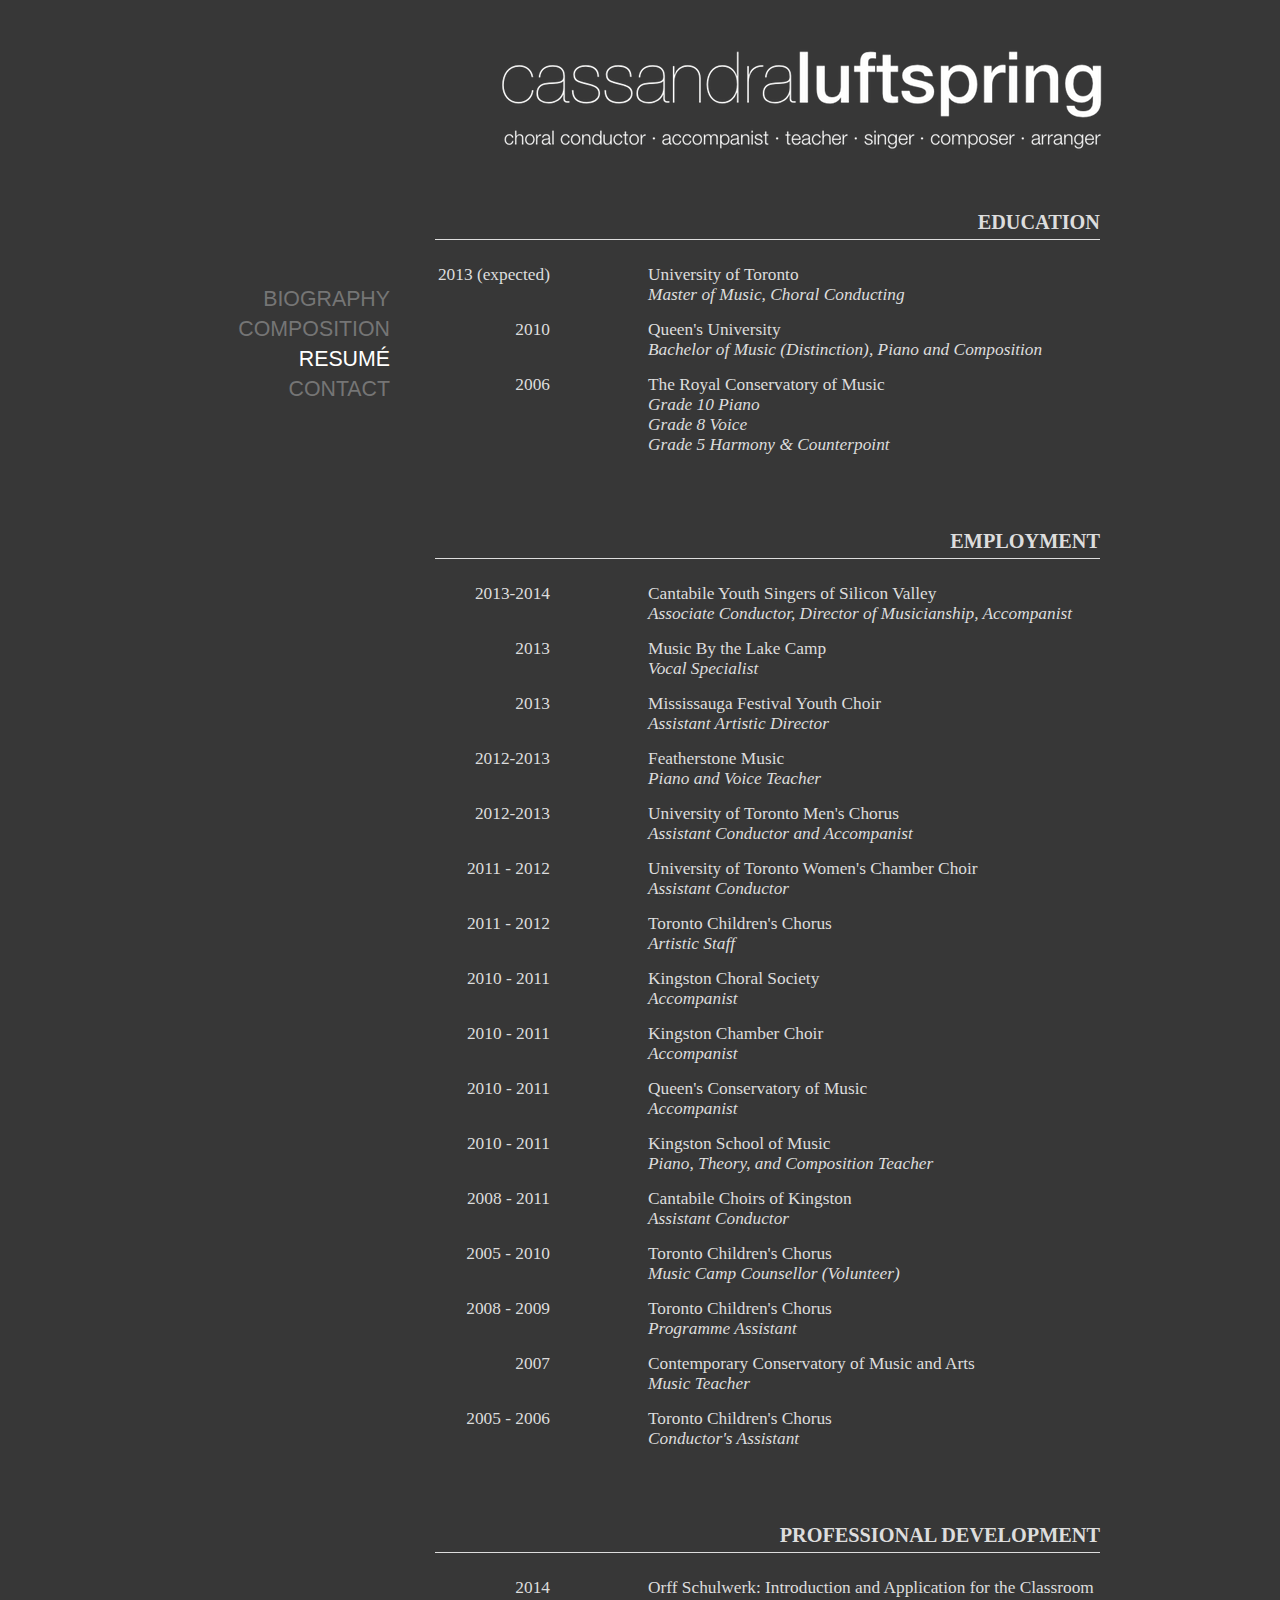
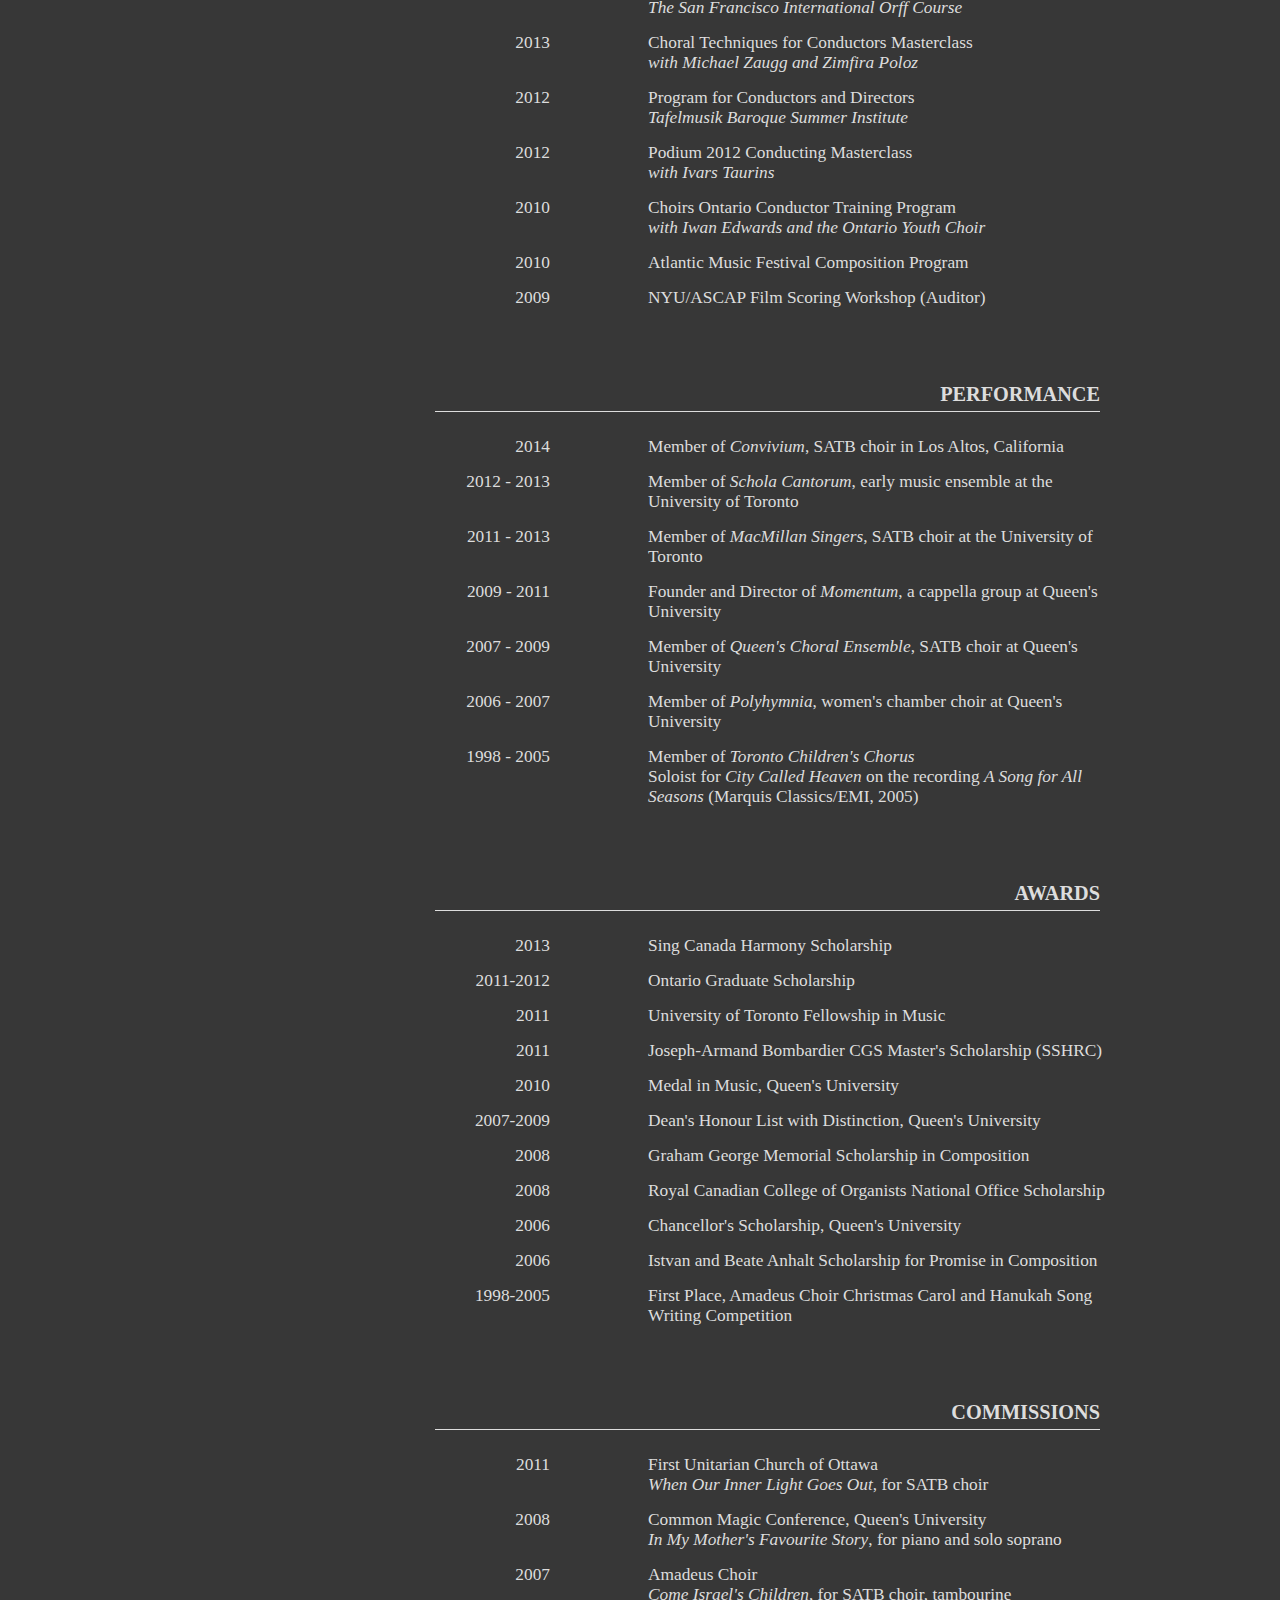
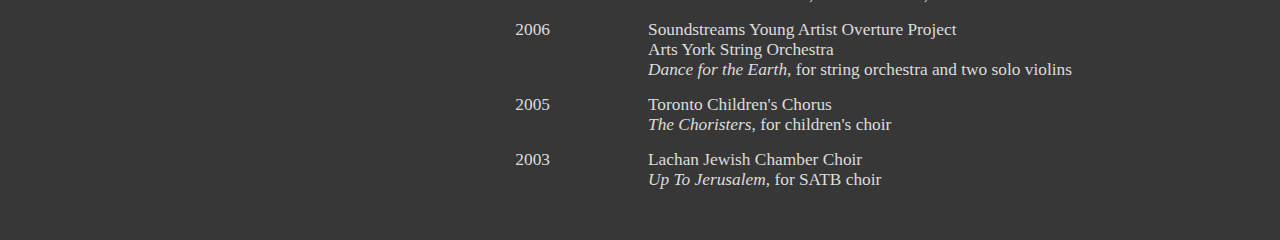
<file: resume.html>
<?xml version="1.0" encoding="utf-8" ?>
<!DOCTYPE html PUBLIC "-//W3C//DTD XHTML 1.1//EN" "http://www.w3.org/TR/xhtml11/DTD/xhtml11.dtd">
<html xmlns="http://www.w3.org/1999/xhtml" xml:lang="en">
    <head>
        <title>Cassandra Luftspring - Resum&#233;</title>
        <link href="static/css/grid.css" rel="stylesheet" type="text/css" />
        <link href="static/css/style.css" rel="stylesheet" type="text/css" />
        <script type="text/javascript">

            var _gaq = _gaq || [];
            _gaq.push(['_setAccount', 'UA-23000622-1']);
            _gaq.push(['_trackPageview']);

            (function() {
             var ga = document.createElement('script'); ga.type = 'text/javascript'; ga.async = true;
             ga.src = ('https:' == document.location.protocol ? 'https://ssl' : 'http://www') + '.google-analytics.com/ga.js';
             var s = document.getElementsByTagName('script')[0]; s.parentNode.insertBefore(ga, s);
             })();

         </script>
         </head><body>
         <div class="container_12">
             <a class="prefix_4 grid_6 logo" href="/"><img src="/static/images/logo.png" alt="" /></a>
             <ul id="navigation" class="grid_3">
                 <li><a href="biography.html">BIOGRAPHY</a></li>
                 <li><a href="composition.html">COMPOSITION</a></li>
                 <li id="selected"><a href="resume.html">RESUM&#201;</a></li>
                 <li><a href="contact.html">CONTACT</a></li>
             </ul>
             <div id="resume" class="grid_9">
                 <div class="section">
                     <h3>EDUCATION</h3>
                     <div class="grid_2 alpha date">
                         2013 (expected)
                     </div>
                     <div class="prefix_1 grid_6 omega info">
                         University of Toronto<br />
                         <i>Master of Music, Choral Conducting</i>
                     </div>
                     <div class="grid_2 alpha date">
                         2010
                     </div>
                     <div class="prefix_1 grid_6 omega info">
                         Queen's University<br />
                         <i>Bachelor of Music (Distinction), Piano and Composition</i>
                     </div>
                     <div class="grid_2 alpha date">
                         2006
                     </div>
                     <div class="prefix_1 grid_6 omega info">
                         The Royal Conservatory of Music<br />
                         <em>Grade 10 Piano</em><br />
                         <em>Grade 8 Voice</em><br />
                         <em>Grade 5 Harmony &amp; Counterpoint</em><br />
                     </div>
                     <div class="clear"></div>
                 </div>
                 <div class="section">
                     <h3>EMPLOYMENT</h3>
                     <div class="grid_2 alpha date">
                         2013-2014
                     </div>
                     <div class="prefix_1 grid_6 omega info">
                         Cantabile Youth Singers of Silicon Valley<br />
                         <i>Associate Conductor, Director of Musicianship, Accompanist</i>
                     </div>
                     <div class="grid_2 alpha date">
                         2013
                     </div>
                     <div class="prefix_1 grid_6 omega info">
                         Music By the Lake Camp<br />
                         <i>Vocal Specialist</i>
                     </div>
                     <div class="grid_2 alpha date">
                         2013
                     </div>
                     <div class="prefix_1 grid_6 omega info">
                         Mississauga Festival Youth Choir<br />
                         <i>Assistant Artistic Director</i>
                     </div>
                     <div class="grid_2 alpha date">
                         2012-2013
                     </div>
                     <div class="prefix_1 grid_6 omega info">
                         Featherstone Music<br />
                         <i>Piano and Voice Teacher</i>
                     </div>
                     <div class="grid_2 alpha date">
                         2012-2013
                     </div>
                     <div class="prefix_1 grid_6 omega info">
                         University of Toronto Men's Chorus<br />
                         <i>Assistant Conductor and Accompanist</i>
                     </div>
                     <div class="grid_2 alpha date">
                         2011 - 2012
                     </div>
                     <div class="prefix_1 grid_6 omega info">
                         University of Toronto Women's Chamber Choir<br />
                         <i>Assistant Conductor</i>
                     </div>
                     <div class="grid_2 alpha date">
                         2011 - 2012
                     </div>
                     <div class="prefix_1 grid_6 omega info">
                         Toronto Children's Chorus<br />
                         <i>Artistic Staff</i>
                     </div>
                     <div class="grid_2 alpha date">
                         2010 - 2011
                     </div>
                     <div class="prefix_1 grid_6 omega info">
                         Kingston Choral Society<br />
                         <i>Accompanist</i>
                     </div>
                     <div class="grid_2 alpha date">
                         2010 - 2011
                     </div>
                     <div class="prefix_1 grid_6 omega info">
                         Kingston Chamber Choir<br /> 
                         <i>Accompanist</i>
                     </div>
                     <div class="grid_2 alpha date">
                         2010 - 2011
                     </div>
                     <div class="prefix_1 grid_6 omega info">
                         Queen's Conservatory of Music<br />
                         <i>Accompanist</i>
                     </div>
                     <div class="grid_2 alpha date">
                         2010 - 2011
                     </div>
                     <div class="prefix_1 grid_6 omega info">
                         Kingston School of Music<br /> 
                         <i>Piano, Theory, and Composition Teacher</i>
                     </div>
                     <div class="grid_2 alpha date">
                         2008 - 2011
                     </div>
                     <div class="prefix_1 grid_6 omega info">
                         Cantabile Choirs of Kingston<br /> 
                         <i>Assistant Conductor</i>
                     </div>
                     <div class="grid_2 alpha date">
                         2005 - 2010
                     </div>
                     <div class="prefix_1 grid_6 omega info">
                         Toronto Children's Chorus<br />
                         <i>Music Camp Counsellor (Volunteer)</i>
                     </div>
                     <div class="grid_2 alpha date">
                         2008 - 2009
                     </div>
                     <div class="prefix_1 grid_6 omega info">
                         Toronto Children's Chorus<br />
                         <i>Programme Assistant</i>
                     </div>
                     <div class="grid_2 alpha date">
                         2007 
                     </div>
                     <div class="prefix_1 grid_6 omega info">
                         Contemporary Conservatory of Music and Arts<br />
                         <i>Music Teacher</i>
                     </div>
                     <div class="grid_2 alpha date">
                         2005 - 2006 
                     </div>
                     <div class="prefix_1 grid_6 omega info">
                         Toronto Children's Chorus<br />
                         <i>Conductor's Assistant</i>
                     </div>
                     <div class="clear"></div>
                 </div>
                 <div class="section">
                     <h3>PROFESSIONAL DEVELOPMENT</h3>
                     <div class="grid_2 alpha date">
                         2014
                     </div>
                     <div class="prefix_1 grid_6 omega info">
                         Orff Schulwerk: Introduction and Application for the Classroom<br />
                         <i>The San Francisco International Orff Course</i>
                     </div>
                     <div class="grid_2 alpha date">
                         2013
                     </div>
                     <div class="prefix_1 grid_6 omega info">
                         Choral Techniques for Conductors Masterclass<br />
                         <i>with Michael Zaugg and Zimfira Poloz</i>
                     </div>
                     <div class="grid_2 alpha date">
                         2012
                     </div>
                     <div class="prefix_1 grid_6 omega info">
                         Program for Conductors and Directors<br />
                         <i>Tafelmusik Baroque Summer Institute</i>
                     </div>
                     <div class="grid_2 alpha date">
                         2012
                     </div>
                     <div class="prefix_1 grid_6 omega info">
                         Podium 2012 Conducting Masterclass<br />
                         <i>with Ivars Taurins</i>
                     </div>
                     <div class="grid_2 alpha date">
                         2010
                     </div>
                     <div class="prefix_1 grid_6 omega info">
                         Choirs Ontario Conductor Training Program<br /> 
                         <i>with Iwan Edwards and the Ontario Youth Choir</i>
                     </div>
                     <div class="grid_2 alpha date">
                         2010
                     </div>
                     <div class="prefix_1 grid_6 omega info">
                         Atlantic Music Festival Composition Program<br /> 
                     </div>
                     <div class="grid_2 alpha date">
                         2009
                     </div>
                     <div class="prefix_1 grid_6 omega info">
                         NYU/ASCAP Film Scoring Workshop (Auditor)<br /> 
                     </div>
                     <div class="clear"></div>
                 </div>
                 <div class="section">
                     <h3>PERFORMANCE</h3>
                     <div class="grid_2 alpha date">
                         2014
                     </div>
                     <div class="prefix_1 grid_6 omega info">
                         Member of <em>Convivium</em>, SATB choir in Los Altos, California
                     </div>
                     <div class="grid_2 alpha date">
                         2012 - 2013
                     </div>
                     <div class="prefix_1 grid_6 omega info">
                         Member of <em>Schola Cantorum</em>, early music ensemble at the University of Toronto
                     </div>
                     <div class="grid_2 alpha date">
                         2011 - 2013
                     </div>
                     <div class="prefix_1 grid_6 omega info">
                         Member of <em>MacMillan Singers</em>, SATB choir at the University of Toronto
                     </div>
                     <div class="grid_2 alpha date">
                         2009 - 2011
                     </div>
                     <div class="prefix_1 grid_6 omega info">
                         Founder and Director of <em>Momentum</em>, a cappella group at Queen's University
                     </div>
                     <div class="grid_2 alpha date">
                         2007 - 2009
                     </div>
                     <div class="prefix_1 grid_6 omega info">
                         Member of <em>Queen's Choral Ensemble</em>, SATB choir at Queen's University 
                     </div>
                     <div class="grid_2 alpha date">
                         2006 - 2007
                     </div>
                     <div class="prefix_1 grid_6 omega info">
                         Member of <em>Polyhymnia</em>, women's chamber choir at Queen's University 
                     </div>
                     <div class="grid_2 alpha date">
                         1998 - 2005
                     </div>
                     <div class="prefix_1 grid_6 omega info">
                       Member of <em>Toronto Children's Chorus</em><br />
                         Soloist for <em>City Called Heaven</em> on the recording <em>A Song for All Seasons</em> (Marquis Classics/EMI, 2005)
                     </div>
                     <div class="clear"></div>
                 </div>
                 <div class="section">
                     <h3>AWARDS</h3>
                     <div class="grid_2 alpha date">
                         2013
                     </div>
                     <div class="prefix_1 grid_6 omega info">
                         Sing Canada Harmony Scholarship
                     </div>
                     <div class="grid_2 alpha date">
                         2011-2012
                     </div>
                     <div class="prefix_1 grid_6 omega info">
                         Ontario Graduate Scholarship 
                     </div>
                     <div class="grid_2 alpha date">
                         2011
                     </div>
                     <div class="prefix_1 grid_6 omega info">
                         University of Toronto Fellowship in Music 
                     </div>
                     <div class="grid_2 alpha date">
                         2011
                     </div>
                     <div class="prefix_1 grid_6 omega info">
                         Joseph-Armand Bombardier CGS Master's Scholarship (SSHRC)
                     </div>
                     <div class="grid_2 alpha date">
                         2010
                     </div>
                     <div class="prefix_1 grid_6 omega info">
                         Medal in Music, Queen's University 
                     </div>
                     <div class="grid_2 alpha date">
                         2007-2009
                     </div>
                     <div class="prefix_1 grid_6 omega info">
                         Dean's Honour List with Distinction, Queen's University 
                     </div>
                     <div class="grid_2 alpha date">
                         2008
                     </div>
                     <div class="prefix_1 grid_6 omega info">
                         Graham George Memorial Scholarship in Composition 
                     </div>
                     <div class="grid_2 alpha date">
                         2008
                     </div>
                     <div class="prefix_1 grid_6 omega info">
                         Royal Canadian College of Organists National Office Scholarship 
                     </div>
                     <div class="grid_2 alpha date">
                         2006
                     </div>
                     <div class="prefix_1 grid_6 omega info">
                         Chancellor's Scholarship, Queen's University 
                     </div>
                     <div class="grid_2 alpha date">
                         2006
                     </div>
                     <div class="prefix_1 grid_6 omega info">
                         Istvan and Beate Anhalt Scholarship for Promise in Composition 
                     </div>
                     <div class="grid_2 alpha date">
                         1998-2005
                     </div>
                     <div class="prefix_1 grid_6 omega info">
                         First Place, Amadeus Choir Christmas Carol and Hanukah Song Writing Competition
                     </div>
                     <div class="clear"></div>
                 </div>
                 <div class="section">
                     <h3>COMMISSIONS</h3>
                     <div class="grid_2 alpha date">
                         2011
                     </div>
                     <div class="prefix_1 grid_6 omega info">
                         First Unitarian Church of Ottawa<br />
                         <i>When Our Inner Light Goes Out</i>, for SATB choir 
                     </div>
                     <div class="grid_2 alpha date">
                         2008
                     </div>
                     <div class="prefix_1 grid_6 omega info">
                         Common Magic Conference, Queen's University<br />
                         <i>In My Mother's Favourite Story</i>, for piano and solo soprano
                     </div>
                     <div class="grid_2 alpha date">
                         2007
                     </div>
                     <div class="prefix_1 grid_6 omega info">
                         Amadeus Choir<br /> 
                         <em>Come Israel's Children</em>, for SATB choir, tambourine
                     </div>
                     <div class="grid_2 alpha date">
                         2006
                     </div>
                     <div class="prefix_1 grid_6 omega info">
                         Soundstreams Young Artist Overture Project<br />
                         Arts York String Orchestra<br /> 
                         <i>Dance for the Earth</i>, for string orchestra and two solo violins
                     </div>
                     <div class="grid_2 alpha date">
                         2005
                     </div>
                     <div class="prefix_1 grid_6 omega info">
                         Toronto Children's Chorus<br />
                         <i>The Choristers</i>, for children's choir
                     </div>
                     <div class="grid_2 alpha date">
                         2003
                     </div>
                     <div class="prefix_1 grid_6 omega info">
                         Lachan Jewish Chamber Choir<br /> 
                         <i>Up To Jerusalem</i>, for SATB choir
                     </div>
                     <div class="clear"></div>
                 </div>
             </div>
         </div>
 </body></html>
</file>
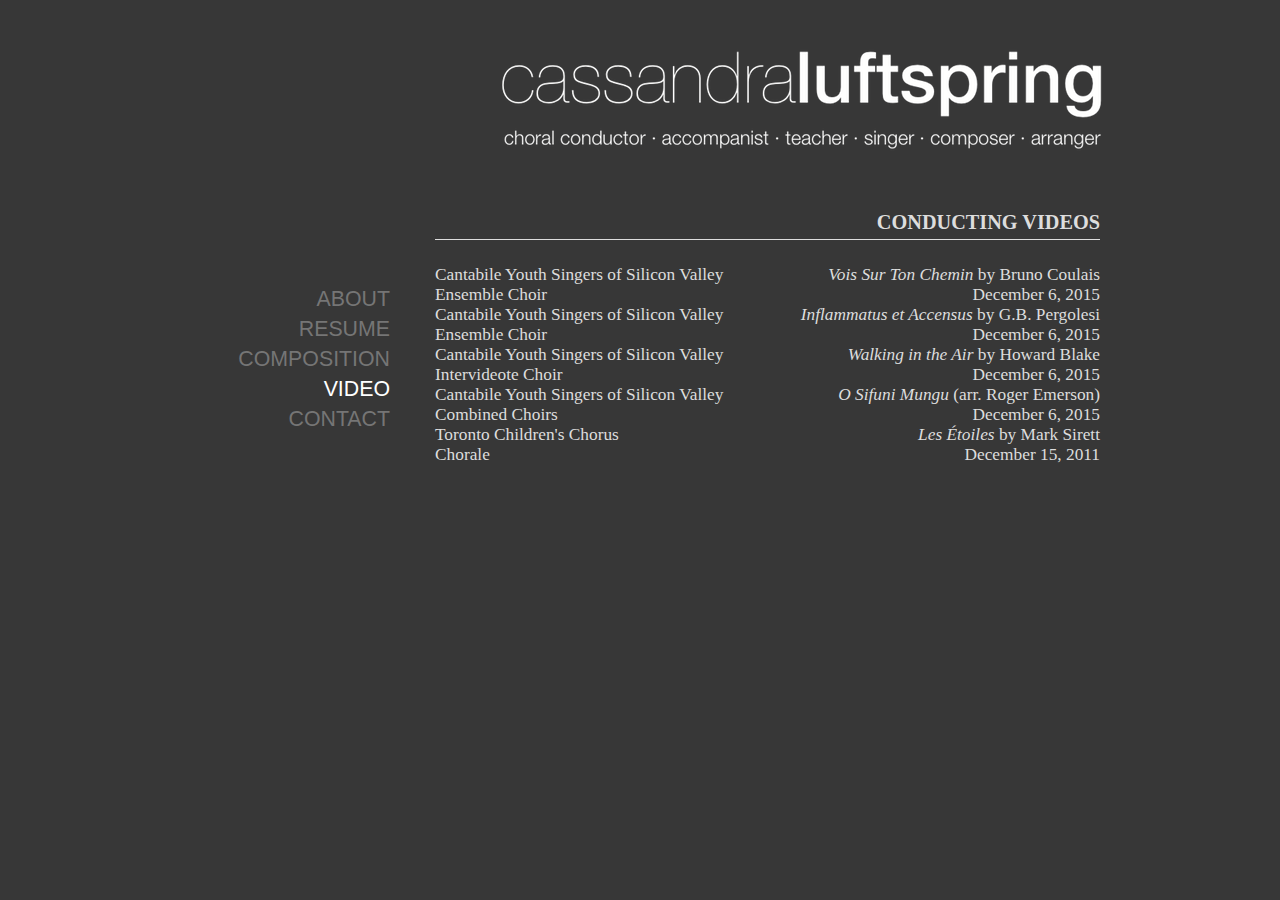
<file: video.html>
<?xml version="1.0" encoding="utf-8" ?>
<!DOCTYPE html PUBLIC "-//W3C//DTD XHTML 1.1//EN" "http://www.w3.org/TR/xhtml11/DTD/xhtml11.dtd">
<html xmlns="http://www.w3.org/1999/xhtml" xml:lang="en">
  <head>
    <title>Cassandra Luftspring - Media</title>
    <link href="static/css/style.css" rel="stylesheet" type="text/css" />
    <link href="static/css/grid.css" rel="stylesheet" type="text/css" />
  </head>
  <body>
    <div class="container_12">
      <a class="prefix_4 grid_6 logo" href="/"><img src="static/images/logo.png" alt="" /></a>
      <ul id="navigation" class="grid_3">
        <li><a href="about.html">ABOUT</a></li>
        <li><a href="resume.html">RESUME</a></li>
        <li><a href="composition.html">COMPOSITION</a></li>
        <li id="selected"><a href="video.html">VIDEO</a></li>
        <li><a href="contact.html">CONTACT</a></li>
      </ul>
      <div class="grid_9">
        <div class="section">
          <h3>CONDUCTING VIDEOS</h3>
          <div class="video-container">
            <div class="grid_4 alpha video-left">
              Cantabile Youth Singers of Silicon Valley<br />
              Ensemble Choir<br />
            </div>
            <div class="grid_4 omega video-right">
              <em>Vois Sur Ton Chemin</em> by Bruno Coulais<br />
              December 6, 2015
            </div>
            <div class="video-player" id="vois-sur-ton-chemin"></div>
          </div>
          <div class="video-container">
            <div class="grid_4 alpha video-left">
              Cantabile Youth Singers of Silicon Valley<br />
              Ensemble Choir<br />
            </div>
            <div class="grid_4 omega video-right">
              <em>Inflammatus et Accensus</em> by G.B. Pergolesi<br />
              December 6, 2015
            </div>
            <div class="video-player" id="inflammatus"></div>
          </div>
          <div class="video-container">
            <div class="grid_4 alpha video-left">
              Cantabile Youth Singers of Silicon Valley<br />
              Intervideote Choir<br />
            </div>
            <div class="grid_4 omega video-right">
              <em>Walking in the Air</em> by Howard Blake<br />
              December 6, 2015
            </div>
            <div class="video-player" id="walking-in-the-air"></div>
          </div>
          <div class="video-container">
            <div class="grid_4 alpha video-left">
              Cantabile Youth Singers of Silicon Valley<br />
              Combined Choirs<br />
            </div>
            <div class="grid_4 omega video-right">
              <em>O Sifuni Mungu</em> (arr. Roger Emerson)<br />
              December 6, 2015
            </div>
            <div class="video-player" id="sifuni"></div>
          </div>
          <div class="video-container">
            <div class="grid_4 alpha video-left">
              Toronto Children's Chorus<br />
              Chorale<br />
            </div>
            <div class="grid_4 omega video-right">
              <em>Les &Eacute;toiles</em> by Mark Sirett<br />
              December 15, 2011
            </div>
            <div class="video-player" id="les-etoiles"></div>
          </div>
        </div>
      </div>
    </div>
  </body>

  <script type="text/javascript">
var _gaq = _gaq || [];
_gaq.push(['_setAccount', 'UA-23000622-1']);
_gaq.push(['_trackPageview']);

(function() {
  var ga = document.createElement('script'); ga.type = 'text/javascript'; ga.async = true;
  ga.src = ('https:' == document.location.protocol ? 'https://ssl' : 'http://www') + '.google-analytics.com/ga.js';
  var s = document.getElementsByTagName('script')[0]; s.parentNode.insertBefore(ga, s);
})();
  </script>
  <script type="text/javascript">
var tag = document.createElement('script');
tag.src = "https://www.youtube.com/player_api";
var firstScriptTag = document.getElementsByTagName('script')[0];
firstScriptTag.parentNode.insertBefore(tag, firstScriptTag);

var player;
function onYouTubePlayerAPIReady() {
  new YT.Player('vois-sur-ton-chemin', {
    videoId: 'C0Tv5EEEzgY',
    height: '374',
    width: '665',
    playerVars: {
      showinfo: '0',
      rel: '0'
    }
  });

  new YT.Player('walking-in-the-air', {
    videoId: 'C2pjq7vLKqY',
    height: '374',
    width: '665',
    playerVars: {
      showinfo: '0',
      rel: '0'
    }
  });

  new YT.Player('inflammatus', {
    videoId: '_B2_xiwzcfM',
    height: '374',
    width: '665',
    playerVars: {
      showinfo: '0',
      rel: '0'
    }
  });

  new YT.Player('sifuni', {
    videoId: 'EbCyIXn4e0Y',
    height: '374',
    width: '665',
    playerVars: {
      showinfo: '0',
      rel: '0',
      start: '88'
    }
  });

  new YT.Player('les-etoiles', {
    videoId: 'DsGwHqgT3B0',
    height: '374',
    width: '665',
    playerVars: {
      showinfo: '0',
      rel: '0',
    }
  });
}
  </script>
</html>
</file>
<file: static/css/style.css>
body {
    background:#373737; 
    font-family: Garamond;
    font-size: 13pt;
    color: #DDDDDD;
}

.center {
    text-align: center;
}

a:link, a:visited {
    text-decoration: none;
    color: #AAAAAA; 
}

a:hover, a:active {
    text-decoration: none;
    color: #656565;
}

a.logo {
    color: #373737; 
}

img {
}

img.left {
    float: left;
    margin: 1em 1em 0 0;
}

img.right {
    float: right;
    margin: 1em 0 0 1em;
}

#navigation {
    font-family: Helvetica;
    font-size: 16pt;
    text-align: right;
    list-style: none;
    margin-left: 10px;
    margin-right: 10px;
    padding: 0;
    top: 75px;
}

#navigation li {
    margin-top: 5px;
    margin-bottom: 5px;
}

#navigation #selected a {
    color: #FFFFFF;
}

#navigation a:link, #navigation a:visited {
    text-decoration: none;
    color: #757575; 
}

#navigation a:hover, #navigation a:active {
    text-decoration: none;
    color: #FFFFFF;
}

#navigation a:link, #navigation a:visited {
    text-decoration: none;
    color: #757575; 
}

#navigation a:hover, #navigation a:active {
    text-decoration: none;
    color: #FFFFFF;
}

.biography {
    padding-bottom: 75px;
}

.contact {
    font-size: 16pt;
    text-align: center;
    margin-top: 120px;
}

.services {
    width: 540px;
    background: #474747;
    border: #222222 solid 1px;
    margin: auto;
    padding-top: 25px;
    padding-bottom: 25px;
    margin-top: 1em;
}

.section {
    /*
    background: #474747;
    border: #222222 solid 1px;
    */
    padding-top: 25px;
    padding-bottom: 10px;
    margin-bottom: 25px;
}

.section h3 {
    border-bottom: #DDDDDD solid 1px;
    text-align: right;
    margin: 0 10px 25px 25px;
    padding-bottom: 5px;
}

.date {
    margin-right: 9px;
    text-align: right;
}

.info {
    margin-left: 9px;
    margin-bottom: 15px;
}

.instructors {
    border-spacing: 20px 0;
}

.instructors th {
    font-style: italic;
    font-weight: normal;
    text-align: right;
}

#pdf-link {
    font-family: Helvetica;
    font-size: 10pt;
    text-align: right;
    margin: 0 10px 0 25px;
    padding: 0;
    top: 75px;
}

#pdf-link a:hover, #pdf-link a:active {
    text-decoration: none;
    color: #FFFFFF;
}

.icon {
  width: 16px;
  height: 10px;
}

.icon-file {
  fill: #AAAAAA;
}

.video-container {
  margin: 0 10px 50px 25px;
}

video {
  margin-bottom: 50px;
}

.video-right {
  padding-left: 45px;
  text-align: right;
}

.video-player {
  margin-top: 10px;
}
</file>
<file: static/css/grid.css>
/*
	Variable Grid System.
	Learn more ~ http://www.spry-soft.com/grids/
	Based on 960 Grid System - http://960.gs/

	Licensed under GPL and MIT.
*/


/* Containers
----------------------------------------------------------------------------------------------------*/
.container_12 {
	margin-left: auto;
	margin-right: auto;
	width: 960px;
}

/* Grid >> Global
----------------------------------------------------------------------------------------------------*/

.grid_1,
.grid_2,
.grid_3,
.grid_4,
.grid_5,
.grid_6,
.grid_7,
.grid_8,
.grid_9,
.grid_10,
.grid_11,
.grid_12 {
	display:inline;
	float: left;
	position: relative;
	margin-left: 10px;
	margin-right: 10px;
}

/* Grid >> Children (Alpha ~ First, Omega ~ Last)
----------------------------------------------------------------------------------------------------*/

.alpha {
	margin-left: 0;
}

.omega {
	margin-right: 0;
}

/* Grid >> 12 Columns
----------------------------------------------------------------------------------------------------*/

.container_12 .grid_1 {
	width:60px;
}

.container_12 .grid_2 {
	width:140px;
}

.container_12 .grid_3 {
	width:220px;
}

.container_12 .grid_4 {
	width:300px;
}

.container_12 .grid_5 {
	width:380px;
}

.container_12 .grid_6 {
	width:460px;
}

.container_12 .grid_7 {
	width:540px;
}

.container_12 .grid_8 {
	width:620px;
}

.container_12 .grid_9 {
	width:700px;
}

.container_12 .grid_10 {
	width:780px;
}

.container_12 .grid_11 {
	width:860px;
}

.container_12 .grid_12 {
	width:940px;
}



/* Prefix Extra Space >> 12 Columns
----------------------------------------------------------------------------------------------------*/

.container_12 .prefix_1 {
	padding-left:80px;
}

.container_12 .prefix_2 {
	padding-left:160px;
}

.container_12 .prefix_3 {
	padding-left:240px;
}

.container_12 .prefix_4 {
	padding-left:320px;
}

.container_12 .prefix_5 {
	padding-left:400px;
}

.container_12 .prefix_6 {
	padding-left:480px;
}

.container_12 .prefix_7 {
	padding-left:560px;
}

.container_12 .prefix_8 {
	padding-left:640px;
}

.container_12 .prefix_9 {
	padding-left:720px;
}

.container_12 .prefix_10 {
	padding-left:800px;
}

.container_12 .prefix_11 {
	padding-left:880px;
}



/* Suffix Extra Space >> 12 Columns
----------------------------------------------------------------------------------------------------*/

.container_12 .suffix_1 {
	padding-right:80px;
}

.container_12 .suffix_2 {
	padding-right:160px;
}

.container_12 .suffix_3 {
	padding-right:240px;
}

.container_12 .suffix_4 {
	padding-right:320px;
}

.container_12 .suffix_5 {
	padding-right:400px;
}

.container_12 .suffix_6 {
	padding-right:480px;
}

.container_12 .suffix_7 {
	padding-right:560px;
}

.container_12 .suffix_8 {
	padding-right:640px;
}

.container_12 .suffix_9 {
	padding-right:720px;
}

.container_12 .suffix_10 {
	padding-right:800px;
}

.container_12 .suffix_11 {
	padding-right:880px;
}



/* Push Space >> 12 Columns
----------------------------------------------------------------------------------------------------*/

.container_12 .push_1 {
	left:80px;
}

.container_12 .push_2 {
	left:160px;
}

.container_12 .push_3 {
	left:240px;
}

.container_12 .push_4 {
	left:320px;
}

.container_12 .push_5 {
	left:400px;
}

.container_12 .push_6 {
	left:480px;
}

.container_12 .push_7 {
	left:560px;
}

.container_12 .push_8 {
	left:640px;
}

.container_12 .push_9 {
	left:720px;
}

.container_12 .push_10 {
	left:800px;
}

.container_12 .push_11 {
	left:880px;
}



/* Pull Space >> 12 Columns
----------------------------------------------------------------------------------------------------*/

.container_12 .pull_1 {
	left:-80px;
}

.container_12 .pull_2 {
	left:-160px;
}

.container_12 .pull_3 {
	left:-240px;
}

.container_12 .pull_4 {
	left:-320px;
}

.container_12 .pull_5 {
	left:-400px;
}

.container_12 .pull_6 {
	left:-480px;
}

.container_12 .pull_7 {
	left:-560px;
}

.container_12 .pull_8 {
	left:-640px;
}

.container_12 .pull_9 {
	left:-720px;
}

.container_12 .pull_10 {
	left:-800px;
}

.container_12 .pull_11 {
	left:-880px;
}




/* Clear Floated Elements
----------------------------------------------------------------------------------------------------*/

/* http://sonspring.com/journal/clearing-floats */

.clear {
	clear: both;
	display: block;
	overflow: hidden;
	visibility: hidden;
	width: 0;
	height: 0;
}

/* http://perishablepress.com/press/2008/02/05/lessons-learned-concerning-the-clearfix-css-hack */

.clearfix:after {
	clear: both;
	content: ' ';
	display: block;
	font-size: 0;
	line-height: 0;
	visibility: hidden;
	width: 0;
	height: 0;
}

.clearfix {
	display: inline-block;
}

* html .clearfix {
	height: 1%;
}

.clearfix {
	display: block;
}
</file>
